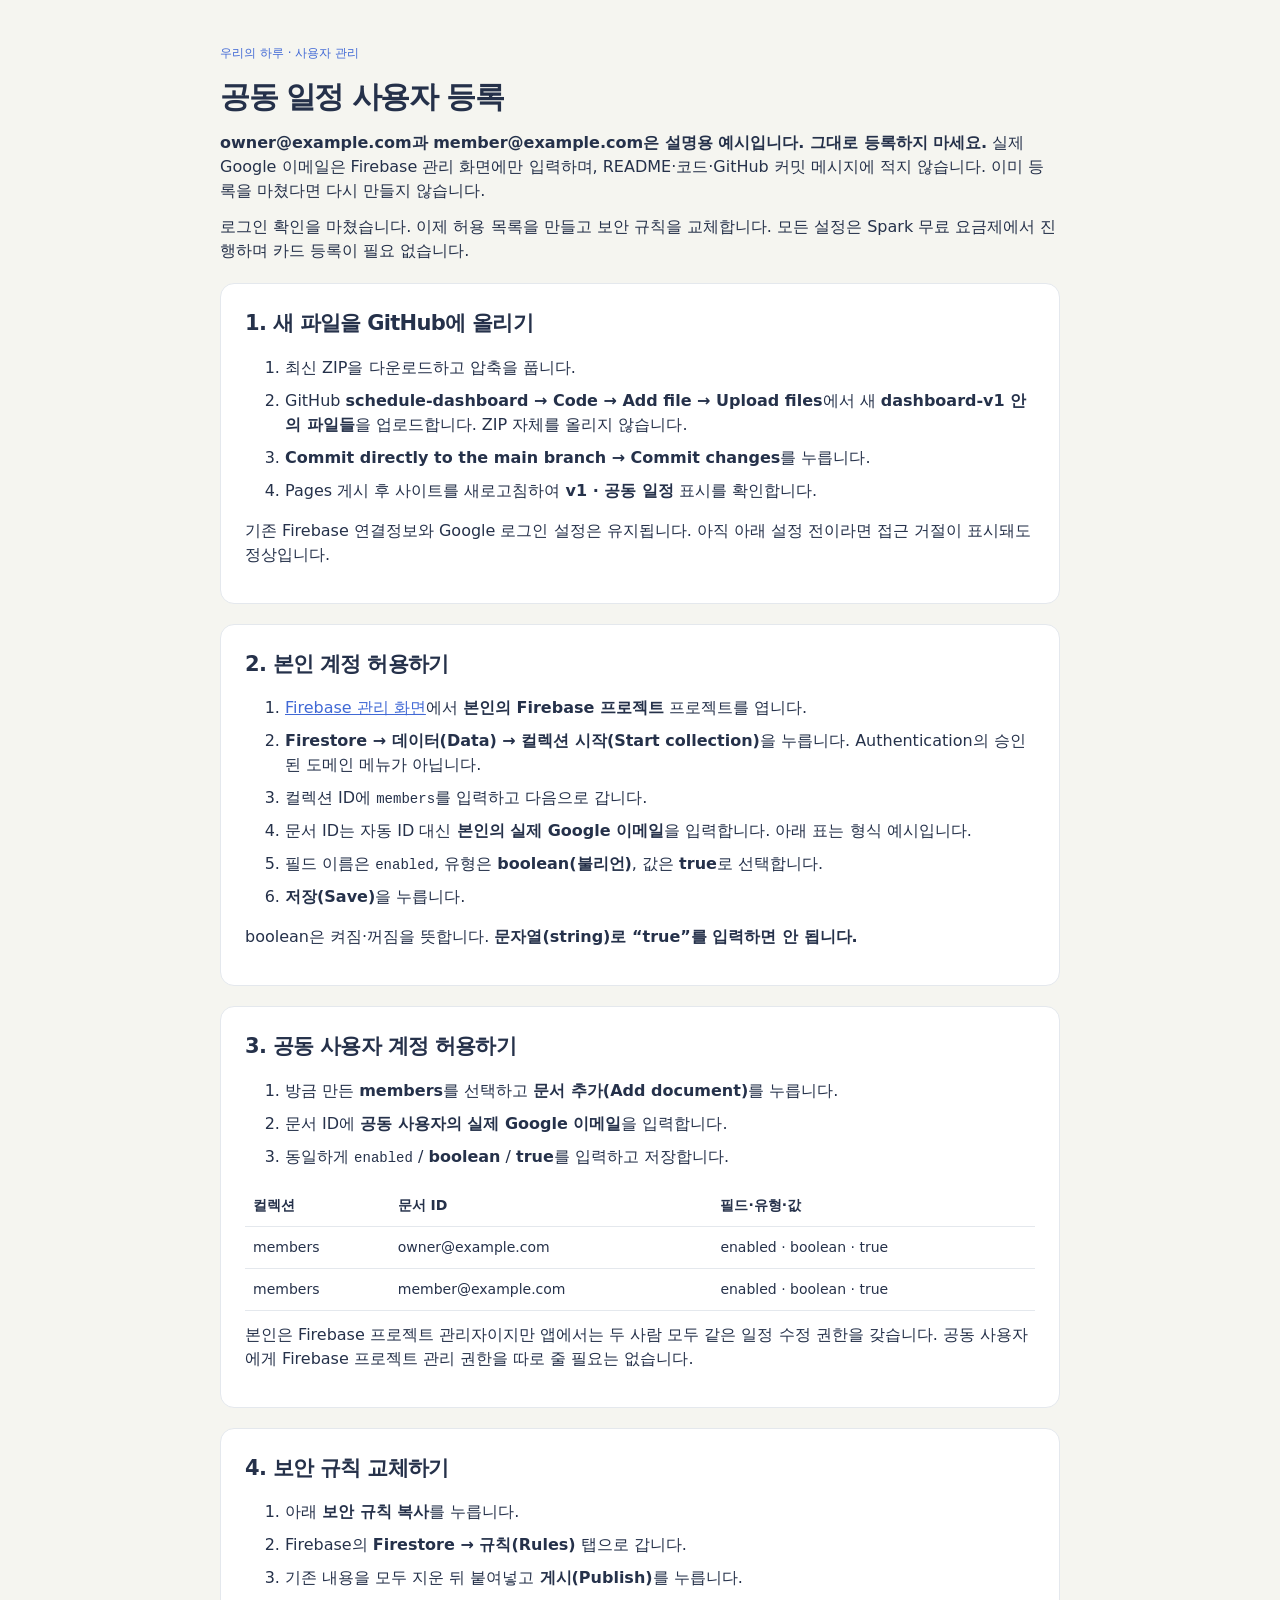
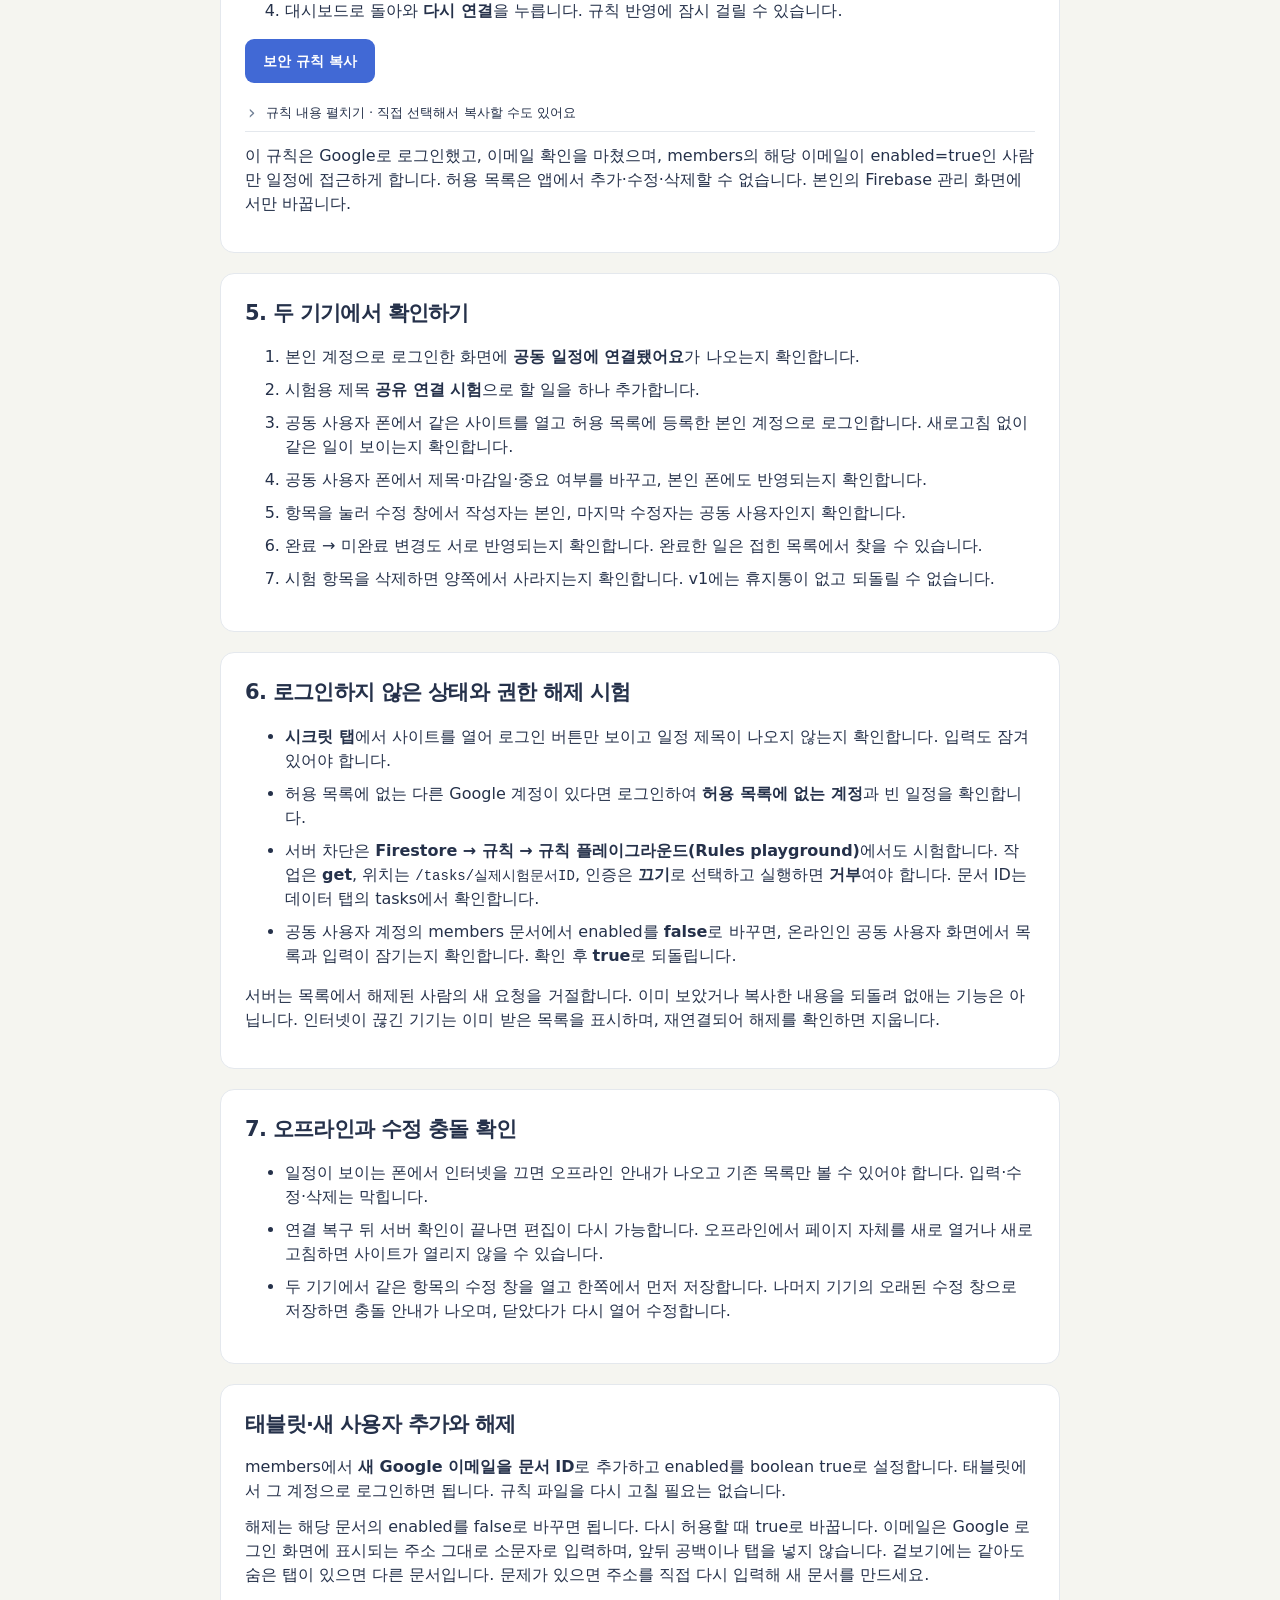
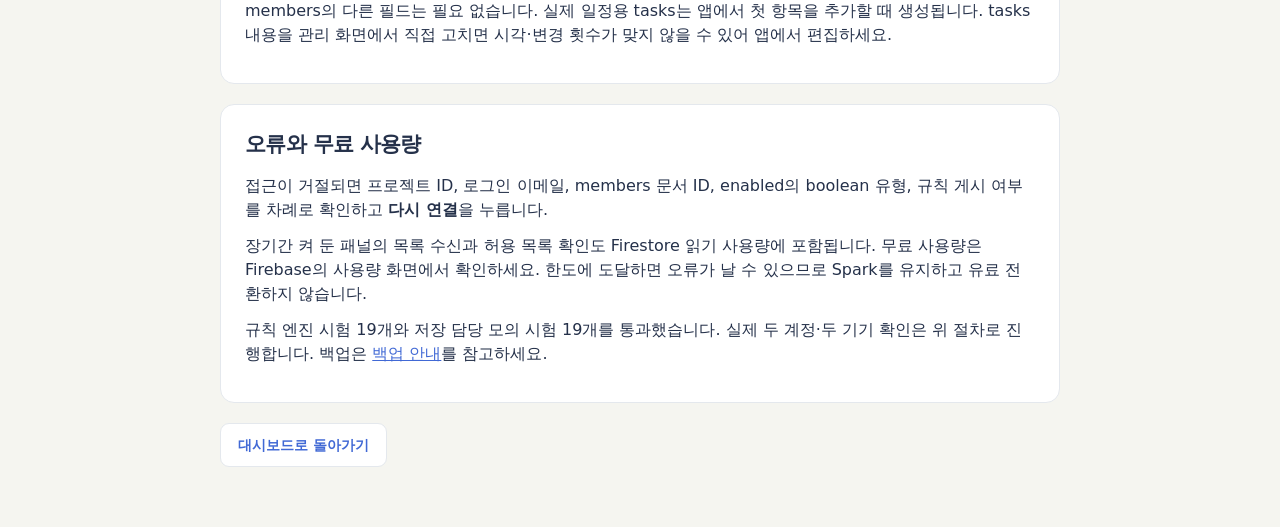
<file: SETUP_ACCESS.html>
<!doctype html>
<!-- v1: 허용 목록과 규칙 게시를 폰에서 진행하는 안내입니다. -->
<html lang="ko"><head><meta charset="utf-8"><meta name="viewport" content="width=device-width, initial-scale=1">
<title>공동 일정 사용 설정 · 우리의 하루</title><link rel="stylesheet" href="styles.css?v=6"><link rel="icon" href="data:,"></head>
<body><main class="setup-page"><p class="eyebrow">우리의 하루 · 사용자 관리</p><h1>공동 일정 사용자 등록</h1><p><strong>owner@example.com과 member@example.com은 설명용 예시입니다. 그대로 등록하지 마세요.</strong> 실제 Google 이메일은 Firebase 관리 화면에만 입력하며, README·코드·GitHub 커밋 메시지에 적지 않습니다. 이미 등록을 마쳤다면 다시 만들지 않습니다.</p>
<p>로그인 확인을 마쳤습니다. 이제 허용 목록을 만들고 보안 규칙을 교체합니다. 모든 설정은 Spark 무료 요금제에서 진행하며 카드 등록이 필요 없습니다.</p>
<section><h2>1. 새 파일을 GitHub에 올리기</h2><ol>
<li>최신 ZIP을 다운로드하고 압축을 풉니다.</li>
<li>GitHub <strong>schedule-dashboard → Code → Add file → Upload files</strong>에서 새 <strong>dashboard-v1 안의 파일들</strong>을 업로드합니다. ZIP 자체를 올리지 않습니다.</li>
<li><strong>Commit directly to the main branch → Commit changes</strong>를 누릅니다.</li>
<li>Pages 게시 후 사이트를 새로고침하여 <strong>v1 · 공동 일정</strong> 표시를 확인합니다.</li>
</ol><p>기존 Firebase 연결정보와 Google 로그인 설정은 유지됩니다. 아직 아래 설정 전이라면 접근 거절이 표시돼도 정상입니다.</p></section>
<section><h2>2. 본인 계정 허용하기</h2><ol>
<li><a href="https://console.firebase.google.com/" target="_blank" rel="noopener">Firebase 관리 화면</a>에서 <strong>본인의 Firebase 프로젝트</strong> 프로젝트를 엽니다.</li>
<li><strong>Firestore → 데이터(Data) → 컬렉션 시작(Start collection)</strong>을 누릅니다. Authentication의 승인된 도메인 메뉴가 아닙니다.</li>
<li>컬렉션 ID에 <code>members</code>를 입력하고 다음으로 갑니다.</li>
<li>문서 ID는 자동 ID 대신 <strong>본인의 실제 Google 이메일</strong>을 입력합니다. 아래 표는 형식 예시입니다.</li>
<li>필드 이름은 <code>enabled</code>, 유형은 <strong>boolean(불리언)</strong>, 값은 <strong>true</strong>로 선택합니다.</li>
<li><strong>저장(Save)</strong>을 누릅니다.</li>
</ol><p>boolean은 켜짐·꺼짐을 뜻합니다. <strong>문자열(string)로 “true”를 입력하면 안 됩니다.</strong></p></section>
<section><h2>3. 공동 사용자 계정 허용하기</h2><ol>
<li>방금 만든 <strong>members</strong>를 선택하고 <strong>문서 추가(Add document)</strong>를 누릅니다.</li>
<li>문서 ID에 <strong>공동 사용자의 실제 Google 이메일</strong>을 입력합니다.</li>
<li>동일하게 <code>enabled</code> / <strong>boolean</strong> / <strong>true</strong>를 입력하고 저장합니다.</li>
</ol><table><thead><tr><th>컬렉션</th><th>문서 ID</th><th>필드·유형·값</th></tr></thead><tbody>
<tr><td>members</td><td>owner@example.com</td><td>enabled · boolean · true</td></tr>
<tr><td>members</td><td>member@example.com</td><td>enabled · boolean · true</td></tr>
</tbody></table><p>본인은 Firebase 프로젝트 관리자이지만 앱에서는 두 사람 모두 같은 일정 수정 권한을 갖습니다. 공동 사용자에게 Firebase 프로젝트 관리 권한을 따로 줄 필요는 없습니다.</p></section>
<section><h2>4. 보안 규칙 교체하기</h2><ol>
<li>아래 <strong>보안 규칙 복사</strong>를 누릅니다.</li>
<li>Firebase의 <strong>Firestore → 규칙(Rules)</strong> 탭으로 갑니다.</li>
<li>기존 내용을 모두 지운 뒤 붙여넣고 <strong>게시(Publish)</strong>를 누릅니다.</li>
<li>대시보드로 돌아와 <strong>다시 연결</strong>을 누릅니다. 규칙 반영에 잠시 걸릴 수 있습니다.</li>
</ol><button id="copy-rules" type="button" class="button primary">보안 규칙 복사</button><p id="copy-result" role="status"></p>
<details><summary>규칙 내용 펼치기 · 직접 선택해서 복사할 수도 있어요</summary><pre><code id="rules-text">// 허용 목록 변경은 Firebase 관리 화면에서만 합니다. 앱은 자기 등록 여부만 읽습니다.
rules_version = &#x27;2&#x27;;
service cloud.firestore {
  match /databases/{database}/documents {
    function googleUser() {
      return request.auth != null
        &amp;&amp; request.auth.token.email is string
        &amp;&amp; request.auth.token.email_verified == true
        &amp;&amp; request.auth.token.firebase.sign_in_provider == &#x27;google.com&#x27;;
    }
    function allowed() {
      return googleUser()
        &amp;&amp; get(/databases/$(database)/documents/members/$(request.auth.token.email.lower())).data.enabled == true;
    }
    function actor(value) {
      return value is map &amp;&amp; value.keys().hasOnly([&#x27;id&#x27;, &#x27;name&#x27;, &#x27;email&#x27;])
        &amp;&amp; value.id == request.auth.uid &amp;&amp; value.email == request.auth.token.email
        &amp;&amp; value.name is string &amp;&amp; value.name.size() &gt; 0 &amp;&amp; value.name.size() &lt;= 200;
    }
    // 시작일 없는 기존 문서는 종료일 하루 일정으로 계속 허용합니다.
    function dates(data) {
      let start = data.get(&#x27;startDate&#x27;, data.dueDate);
      return (start == null &amp;&amp; data.dueDate == null) ||
        (start is string &amp;&amp; data.dueDate is string &amp;&amp; start &lt;= data.dueDate
        &amp;&amp; start.matches(&#x27;^[0-9]{4}-(0[1-9]|1[0-2])-(0[1-9]|[12][0-9]|3[01])$&#x27;));
    }
    // 새 필드가 없는 기존 자료는 종일·공동 일정으로 허용합니다.
    function options(data) {
      let assignee = data.get(&#x27;assigneeEmail&#x27;, null);
      let allDay = data.get(&#x27;allDay&#x27;, true);
      let start = data.get(&#x27;startDate&#x27;, data.dueDate);
      let first = data.get(&#x27;startTime&#x27;, null);
      let last = data.get(&#x27;endTime&#x27;, null);
      return data.get(&#x27;checklist&#x27;, false) is bool &amp;&amp; (assignee == null || (assignee is string &amp;&amp; assignee.size() &lt;= 254 &amp;&amp; assignee.matches(&#x27;^[^ @]+@[^ @]+[.][^ @]+$&#x27;)))
        &amp;&amp; (data.get(&#x27;scope&#x27;, &#x27;shared&#x27;) == &#x27;private&#x27; || assignee == null)
        &amp;&amp; allDay is bool &amp;&amp; data.get(&#x27;scope&#x27;, &#x27;shared&#x27;) in [&#x27;shared&#x27;, &#x27;private&#x27;]
        &amp;&amp; (allDay ? (first == null &amp;&amp; last == null) :
          (start is string &amp;&amp; data.dueDate is string &amp;&amp; first is string
          &amp;&amp; first.matches(&#x27;^([01][0-9]|2[0-3]):[0-5][0-9]$&#x27;)
          &amp;&amp; (last == null || (last is string &amp;&amp; last.matches(&#x27;^([01][0-9]|2[0-3]):[0-5][0-9]$&#x27;)
          &amp;&amp; (start &lt; data.dueDate || (start == data.dueDate &amp;&amp; first &lt; last))))));
    }
    function content(data) {
      return options(data) &amp;&amp; dates(data) &amp;&amp; data.title is string &amp;&amp; data.title.size() &gt; 0 &amp;&amp; data.title.size() &lt;= 120
        &amp;&amp; (data.dueDate == null || (data.dueDate is string
          &amp;&amp; data.dueDate.matches(&#x27;^[0-9]{4}-(0[1-9]|1[0-2])-(0[1-9]|[12][0-9]|3[01])$&#x27;)))
        &amp;&amp; data.important is bool &amp;&amp; data.completed is bool
        &amp;&amp; data.revision is int &amp;&amp; data.revision &gt; 0
        &amp;&amp; data.updatedAt == request.time &amp;&amp; actor(data.updatedBy);
    }
    // 백업 원본의 작성 정보는 사용자 파일의 기록이며, 복구 실행자는 별도로 검증합니다.
    function oldPerson(value) {
      return value is map &amp;&amp; value.id is string &amp;&amp; value.name is string &amp;&amp; value.email is string;
    }
    function oldTime(value) { return value == null || value is timestamp; }
    function restored(data) {
      return (data.get(&#x27;deletedAt&#x27;, null) == null ||
        (data.deletedAt is timestamp &amp;&amp; data.deletedAt &lt;= request.time &amp;&amp; oldPerson(data.deletedBy)))
        &amp;&amp; options(data) &amp;&amp; dates(data) &amp;&amp; data.restoredAt == request.time &amp;&amp; actor(data.restoredBy)
        &amp;&amp; data.title is string &amp;&amp; data.title.size() &gt; 0 &amp;&amp; data.title.size() &lt;= 120
        &amp;&amp; (data.dueDate == null || (data.dueDate is string
          &amp;&amp; data.dueDate.matches(&#x27;^[0-9]{4}-(0[1-9]|1[0-2])-(0[1-9]|[12][0-9]|3[01])$&#x27;)))
        &amp;&amp; data.important is bool &amp;&amp; data.completed is bool
        &amp;&amp; data.revision is int &amp;&amp; data.revision &gt;= 0 &amp;&amp; data.schemaVersion == 1
        &amp;&amp; oldTime(data.createdAt) &amp;&amp; oldTime(data.updatedAt) &amp;&amp; oldTime(data.completedAt)
        &amp;&amp; (data.completed || data.completedAt == null)
        &amp;&amp; oldPerson(data.createdBy) &amp;&amp; oldPerson(data.updatedBy);
    }
    // 계정 목록은 공개하지 않습니다. 미등록 사용자도 자기 등록 여부만 확인할 수 있습니다.
    match /members/{email} {
      allow get: if googleUser() &amp;&amp; email == request.auth.token.email.lower();
      allow list, write: if false;
    }
    // 색상 설정은 허용된 사람만 읽으며 Firebase 관리 화면에서만 수정합니다.
    match /settings/appearance { allow get: if allowed(); allow list, write: if false; }
    match /tasks/{taskId} {
      allow read: if allowed();
      allow create: if allowed() &amp;&amp; content(request.resource.data)
        &amp;&amp; request.resource.data.keys().hasOnly([&#x27;title&#x27;, &#x27;dueDate&#x27;, &#x27;startDate&#x27;, &#x27;allDay&#x27;, &#x27;startTime&#x27;, &#x27;endTime&#x27;, &#x27;scope&#x27;, &#x27;assigneeEmail&#x27;, &#x27;checklist&#x27;, &#x27;important&#x27;, &#x27;completed&#x27;,
          &#x27;completedAt&#x27;, &#x27;createdAt&#x27;, &#x27;createdBy&#x27;, &#x27;updatedAt&#x27;, &#x27;updatedBy&#x27;, &#x27;schemaVersion&#x27;, &#x27;revision&#x27;])
        &amp;&amp; request.resource.data.schemaVersion == 1 &amp;&amp; request.resource.data.revision == 1
        &amp;&amp; request.resource.data.createdAt == request.time &amp;&amp; actor(request.resource.data.createdBy)
        &amp;&amp; request.resource.data.completedAt == (request.resource.data.completed ? request.time : null);
      allow create: if allowed() &amp;&amp; restored(request.resource.data);
      // 작성자·작성 시각 및 나중에 추가한 필드는 그대로 보존합니다.
      allow update: if allowed() &amp;&amp; resource.data.get(&#x27;deletedAt&#x27;, null) == null
        &amp;&amp; request.resource.data.get(&#x27;deletedAt&#x27;, null) == null &amp;&amp; content(request.resource.data)
        &amp;&amp; request.resource.data.diff(resource.data).affectedKeys().hasOnly([
          &#x27;title&#x27;, &#x27;dueDate&#x27;, &#x27;startDate&#x27;, &#x27;allDay&#x27;, &#x27;startTime&#x27;, &#x27;endTime&#x27;, &#x27;scope&#x27;, &#x27;assigneeEmail&#x27;, &#x27;checklist&#x27;, &#x27;important&#x27;, &#x27;completed&#x27;, &#x27;completedAt&#x27;, &#x27;updatedAt&#x27;, &#x27;updatedBy&#x27;, &#x27;revision&#x27;])
        &amp;&amp; request.resource.data.revision == resource.data.get(&#x27;revision&#x27;, 0) + 1
        &amp;&amp; request.resource.data.completedAt == (request.resource.data.completed
          ? (resource.data.get(&#x27;completed&#x27;, false) &amp;&amp; resource.data.get(&#x27;completedAt&#x27;, null) != null
              ? resource.data.completedAt : request.time) : null);
      // 휴지통에서는 원래 일정 내용·작성 기록을 바꿀 수 없습니다.
      allow update: if allowed()
        &amp;&amp; request.resource.data.diff(resource.data).affectedKeys().hasOnly([&#x27;deletedAt&#x27;, &#x27;deletedBy&#x27;, &#x27;revision&#x27;, &#x27;updatedAt&#x27;, &#x27;updatedBy&#x27;])
        &amp;&amp; request.resource.data.revision == resource.data.get(&#x27;revision&#x27;, 0) + 1
        &amp;&amp; request.resource.data.updatedAt == request.time &amp;&amp; actor(request.resource.data.updatedBy)
        &amp;&amp; ((resource.data.get(&#x27;deletedAt&#x27;, null) == null &amp;&amp; request.resource.data.deletedAt == request.time &amp;&amp; actor(request.resource.data.deletedBy))
          || (resource.data.get(&#x27;deletedAt&#x27;, null) is timestamp
            &amp;&amp; request.time &lt; resource.data.deletedAt + duration.value(30, &#x27;d&#x27;)
            &amp;&amp; request.resource.data.deletedAt == null &amp;&amp; request.resource.data.deletedBy == null));
      // 수동 영구 삭제를 허용하되 정상 일정의 직접 삭제는 금지합니다.
      allow delete: if allowed() &amp;&amp; resource.data.get(&#x27;deletedAt&#x27;, null) is timestamp;
    }
    // 위에 명시하지 않은 위치(진단·하위 문서 포함)는 모두 차단합니다.
    match /{document=**} { allow read, write: if false; }
  }
}
</code></pre></details>
<p>이 규칙은 Google로 로그인했고, 이메일 확인을 마쳤으며, members의 해당 이메일이 enabled=true인 사람만 일정에 접근하게 합니다. 허용 목록은 앱에서 추가·수정·삭제할 수 없습니다. 본인의 Firebase 관리 화면에서만 바꿉니다.</p></section>
<section><h2>5. 두 기기에서 확인하기</h2><ol>
<li>본인 계정으로 로그인한 화면에 <strong>공동 일정에 연결됐어요</strong>가 나오는지 확인합니다.</li>
<li>시험용 제목 <strong>공유 연결 시험</strong>으로 할 일을 하나 추가합니다.</li>
<li>공동 사용자 폰에서 같은 사이트를 열고 허용 목록에 등록한 본인 계정으로 로그인합니다. 새로고침 없이 같은 일이 보이는지 확인합니다.</li>
<li>공동 사용자 폰에서 제목·마감일·중요 여부를 바꾸고, 본인 폰에도 반영되는지 확인합니다.</li>
<li>항목을 눌러 수정 창에서 작성자는 본인, 마지막 수정자는 공동 사용자인지 확인합니다.</li>
<li>완료 → 미완료 변경도 서로 반영되는지 확인합니다. 완료한 일은 접힌 목록에서 찾을 수 있습니다.</li>
<li>시험 항목을 삭제하면 양쪽에서 사라지는지 확인합니다. v1에는 휴지통이 없고 되돌릴 수 없습니다.</li>
</ol></section>
<section><h2>6. 로그인하지 않은 상태와 권한 해제 시험</h2><ul>
<li><strong>시크릿 탭</strong>에서 사이트를 열어 로그인 버튼만 보이고 일정 제목이 나오지 않는지 확인합니다. 입력도 잠겨 있어야 합니다.</li>
<li>허용 목록에 없는 다른 Google 계정이 있다면 로그인하여 <strong>허용 목록에 없는 계정</strong>과 빈 일정을 확인합니다.</li>
<li>서버 차단은 <strong>Firestore → 규칙 → 규칙 플레이그라운드(Rules playground)</strong>에서도 시험합니다. 작업은 <strong>get</strong>, 위치는 <code>/tasks/실제시험문서ID</code>, 인증은 <strong>끄기</strong>로 선택하고 실행하면 <strong>거부</strong>여야 합니다. 문서 ID는 데이터 탭의 tasks에서 확인합니다.</li>
<li>공동 사용자 계정의 members 문서에서 enabled를 <strong>false</strong>로 바꾸면, 온라인인 공동 사용자 화면에서 목록과 입력이 잠기는지 확인합니다. 확인 후 <strong>true</strong>로 되돌립니다.</li>
</ul><p>서버는 목록에서 해제된 사람의 새 요청을 거절합니다. 이미 보았거나 복사한 내용을 되돌려 없애는 기능은 아닙니다. 인터넷이 끊긴 기기는 이미 받은 목록을 표시하며, 재연결되어 해제를 확인하면 지웁니다.</p></section>
<section><h2>7. 오프라인과 수정 충돌 확인</h2><ul>
<li>일정이 보이는 폰에서 인터넷을 끄면 오프라인 안내가 나오고 기존 목록만 볼 수 있어야 합니다. 입력·수정·삭제는 막힙니다.</li>
<li>연결 복구 뒤 서버 확인이 끝나면 편집이 다시 가능합니다. 오프라인에서 페이지 자체를 새로 열거나 새로고침하면 사이트가 열리지 않을 수 있습니다.</li>
<li>두 기기에서 같은 항목의 수정 창을 열고 한쪽에서 먼저 저장합니다. 나머지 기기의 오래된 수정 창으로 저장하면 충돌 안내가 나오며, 닫았다가 다시 열어 수정합니다.</li>
</ul></section>
<section><h2>태블릿·새 사용자 추가와 해제</h2><p>members에서 <strong>새 Google 이메일을 문서 ID</strong>로 추가하고 enabled를 boolean true로 설정합니다. 태블릿에서 그 계정으로 로그인하면 됩니다. 규칙 파일을 다시 고칠 필요는 없습니다.</p>
<p>해제는 해당 문서의 enabled를 false로 바꾸면 됩니다. 다시 허용할 때 true로 바꿉니다. 이메일은 Google 로그인 화면에 표시되는 주소 그대로 소문자로 입력하며, 앞뒤 공백이나 탭을 넣지 않습니다. 겉보기에는 같아도 숨은 탭이 있으면 다른 문서입니다. 문제가 있으면 주소를 직접 다시 입력해 새 문서를 만드세요.</p>
<p>members의 다른 필드는 필요 없습니다. 실제 일정용 tasks는 앱에서 첫 항목을 추가할 때 생성됩니다. tasks 내용을 관리 화면에서 직접 고치면 시각·변경 횟수가 맞지 않을 수 있어 앱에서 편집하세요.</p></section>
<section><h2>오류와 무료 사용량</h2><p>접근이 거절되면 프로젝트 ID, 로그인 이메일, members 문서 ID, enabled의 boolean 유형, 규칙 게시 여부를 차례로 확인하고 <strong>다시 연결</strong>을 누릅니다.</p>
<p>장기간 켜 둔 패널의 목록 수신과 허용 목록 확인도 Firestore 읽기 사용량에 포함됩니다. 무료 사용량은 Firebase의 사용량 화면에서 확인하세요. 한도에 도달하면 오류가 날 수 있으므로 Spark를 유지하고 유료 전환하지 않습니다.</p>
<p>규칙 엔진 시험 19개와 저장 담당 모의 시험 19개를 통과했습니다. 실제 두 계정·두 기기 확인은 위 절차로 진행합니다. 백업은 <a href="SETUP_BACKUP.html">백업 안내</a>를 참고하세요.</p></section>
<a href="index.html" class="button subtle">대시보드로 돌아가기</a>
</main><script>
// 폰에서 파일을 찾지 않고 규칙을 복사합니다. 실패 시 직접 선택할 수 있게 펼칩니다.
document.getElementById('copy-rules').addEventListener('click', async () => {
  const source = document.getElementById('rules-text');
  try {
    await navigator.clipboard.writeText(source.textContent);
    document.getElementById('copy-result').textContent = '복사했어요. Firebase 규칙 탭에 붙여넣고 게시하세요.';
  } catch {
    source.closest('details').open = true;
    document.getElementById('copy-result').textContent = '자동 복사가 안 됩니다. 아래 규칙 내용을 길게 눌러 전체 선택 후 복사해주세요.';
  }
});
</script></body></html>
</file>
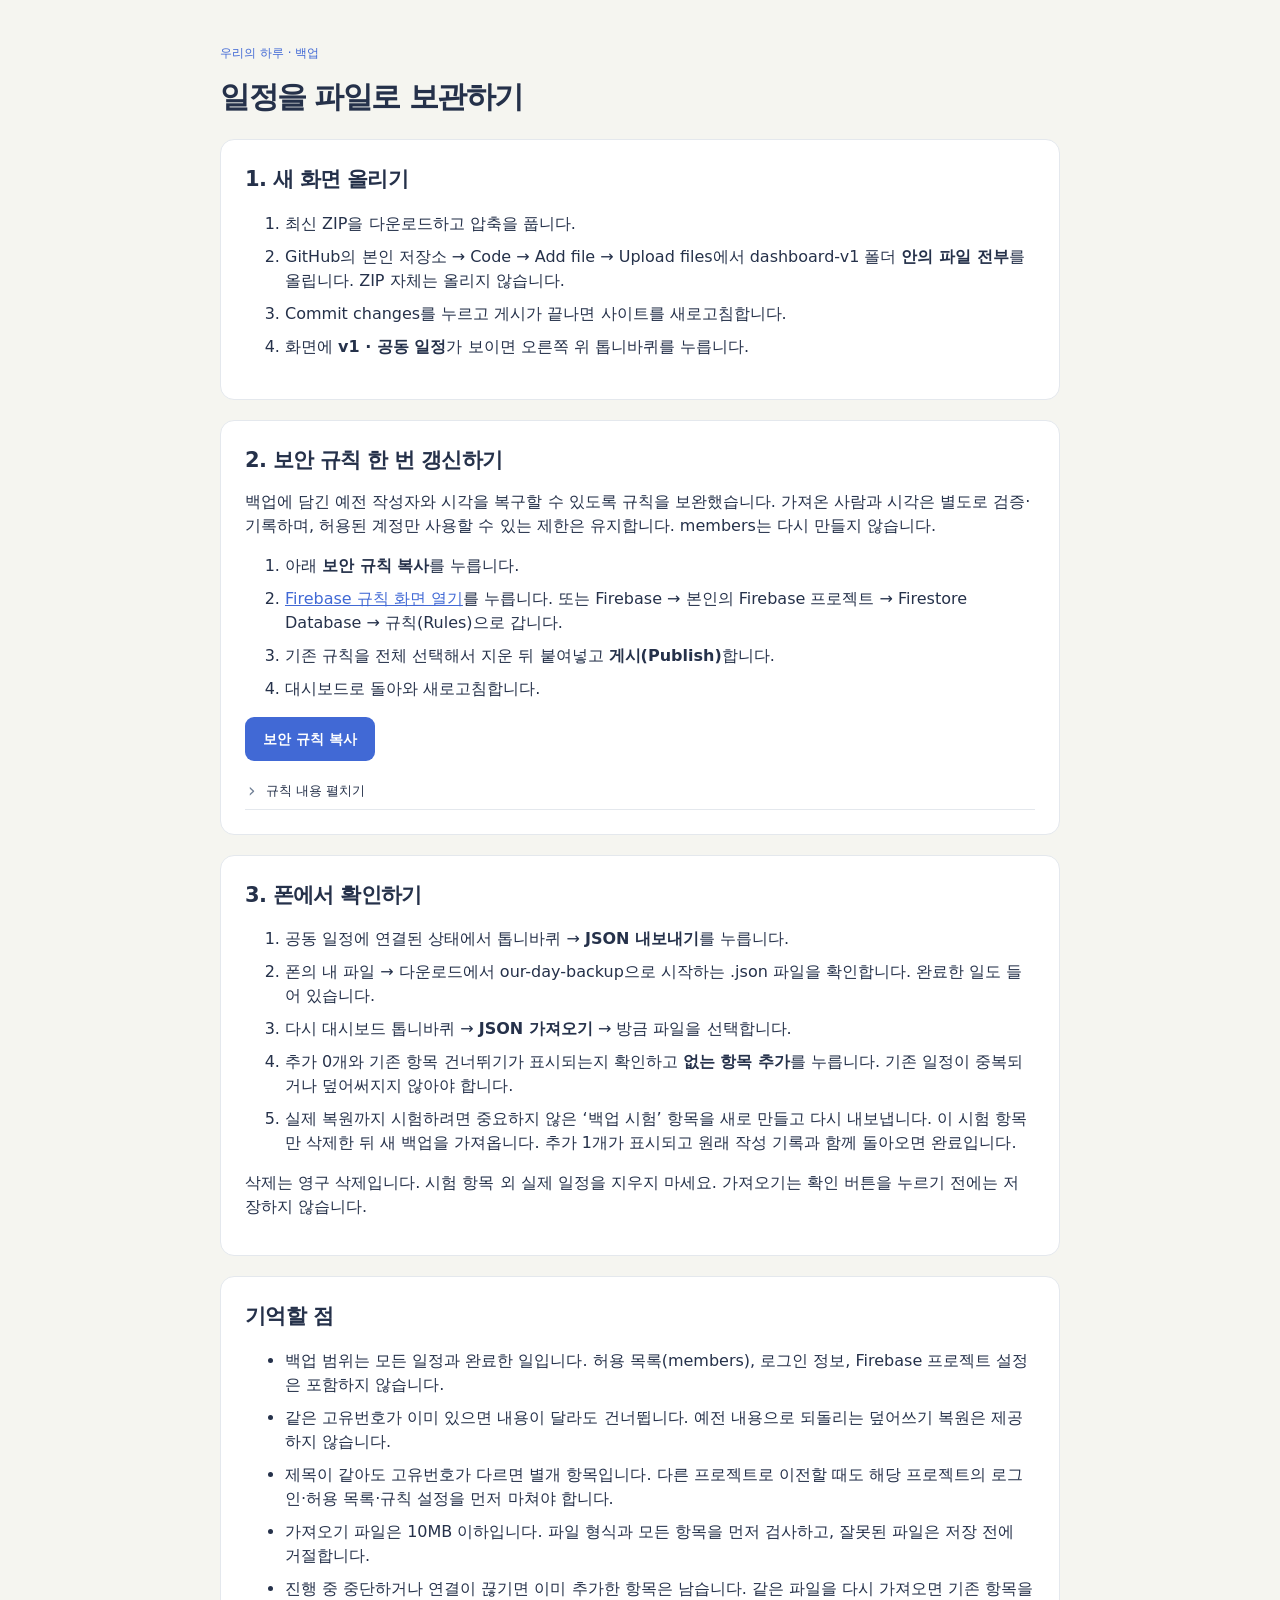
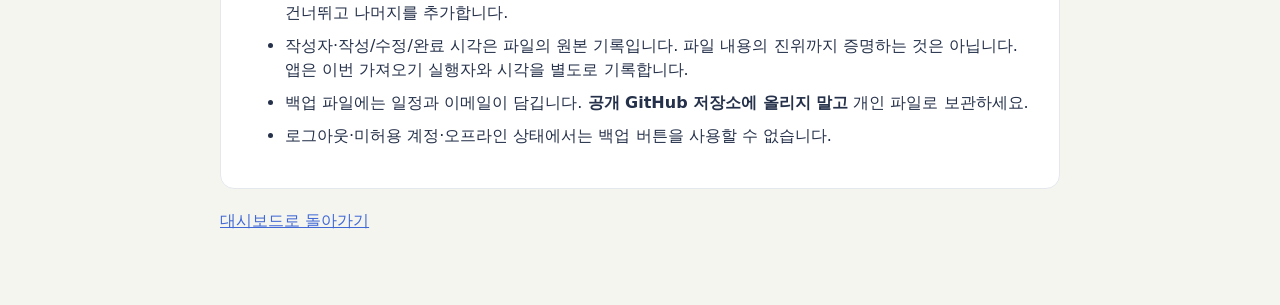
<file: SETUP_BACKUP.html>
<!doctype html>
<!-- v1: 폰에서 백업 설정과 확인을 진행하는 안내입니다. -->
<html lang="ko"><head><meta charset="utf-8"><meta name="viewport" content="width=device-width, initial-scale=1"><title>백업과 복구 · 우리의 하루</title><link rel="stylesheet" href="styles.css?v=6"><link rel="icon" href="data:,"></head>
<body><main class="setup-page"><p class="eyebrow">우리의 하루 · 백업</p><h1>일정을 파일로 보관하기</h1>
<section><h2>1. 새 화면 올리기</h2><ol><li>최신 ZIP을 다운로드하고 압축을 풉니다.</li><li>GitHub의 본인 저장소 → Code → Add file → Upload files에서 dashboard-v1 폴더 <strong>안의 파일 전부</strong>를 올립니다. ZIP 자체는 올리지 않습니다.</li><li>Commit changes를 누르고 게시가 끝나면 사이트를 새로고침합니다.</li><li>화면에 <strong>v1 · 공동 일정</strong>가 보이면 오른쪽 위 톱니바퀴를 누릅니다.</li></ol></section>
<section><h2>2. 보안 규칙 한 번 갱신하기</h2><p>백업에 담긴 예전 작성자와 시각을 복구할 수 있도록 규칙을 보완했습니다. 가져온 사람과 시각은 별도로 검증·기록하며, 허용된 계정만 사용할 수 있는 제한은 유지합니다. members는 다시 만들지 않습니다.</p><ol><li>아래 <strong>보안 규칙 복사</strong>를 누릅니다.</li><li><a href="https://console.firebase.google.com/" target="_blank" rel="noopener">Firebase 규칙 화면 열기</a>를 누릅니다. 또는 Firebase → 본인의 Firebase 프로젝트 → Firestore Database → 규칙(Rules)으로 갑니다.</li><li>기존 규칙을 전체 선택해서 지운 뒤 붙여넣고 <strong>게시(Publish)</strong>합니다.</li><li>대시보드로 돌아와 새로고침합니다.</li></ol><button class="button primary" id="copy-rules">보안 규칙 복사</button><p id="copy-result" role="status"></p><details><summary>규칙 내용 펼치기</summary><pre><code id="rules-text">// 허용 목록 변경은 Firebase 관리 화면에서만 합니다. 앱은 자기 등록 여부만 읽습니다.
rules_version = &#x27;2&#x27;;
service cloud.firestore {
  match /databases/{database}/documents {
    function googleUser() {
      return request.auth != null
        &amp;&amp; request.auth.token.email is string
        &amp;&amp; request.auth.token.email_verified == true
        &amp;&amp; request.auth.token.firebase.sign_in_provider == &#x27;google.com&#x27;;
    }
    function allowed() {
      return googleUser()
        &amp;&amp; get(/databases/$(database)/documents/members/$(request.auth.token.email.lower())).data.enabled == true;
    }
    function actor(value) {
      return value is map &amp;&amp; value.keys().hasOnly([&#x27;id&#x27;, &#x27;name&#x27;, &#x27;email&#x27;])
        &amp;&amp; value.id == request.auth.uid &amp;&amp; value.email == request.auth.token.email
        &amp;&amp; value.name is string &amp;&amp; value.name.size() &gt; 0 &amp;&amp; value.name.size() &lt;= 200;
    }
    // 시작일 없는 기존 문서는 종료일 하루 일정으로 계속 허용합니다.
    function dates(data) {
      let start = data.get(&#x27;startDate&#x27;, data.dueDate);
      return (start == null &amp;&amp; data.dueDate == null) ||
        (start is string &amp;&amp; data.dueDate is string &amp;&amp; start &lt;= data.dueDate
        &amp;&amp; start.matches(&#x27;^[0-9]{4}-(0[1-9]|1[0-2])-(0[1-9]|[12][0-9]|3[01])$&#x27;));
    }
    // 새 필드가 없는 기존 자료는 종일·공동 일정으로 허용합니다.
    function options(data) {
      let assignee = data.get(&#x27;assigneeEmail&#x27;, null);
      let allDay = data.get(&#x27;allDay&#x27;, true);
      let start = data.get(&#x27;startDate&#x27;, data.dueDate);
      let first = data.get(&#x27;startTime&#x27;, null);
      let last = data.get(&#x27;endTime&#x27;, null);
      return data.get(&#x27;checklist&#x27;, false) is bool &amp;&amp; (assignee == null || (assignee is string &amp;&amp; assignee.size() &lt;= 254 &amp;&amp; assignee.matches(&#x27;^[^ @]+@[^ @]+[.][^ @]+$&#x27;)))
        &amp;&amp; (data.get(&#x27;scope&#x27;, &#x27;shared&#x27;) == &#x27;private&#x27; || assignee == null)
        &amp;&amp; allDay is bool &amp;&amp; data.get(&#x27;scope&#x27;, &#x27;shared&#x27;) in [&#x27;shared&#x27;, &#x27;private&#x27;]
        &amp;&amp; (allDay ? (first == null &amp;&amp; last == null) :
          (start is string &amp;&amp; data.dueDate is string &amp;&amp; first is string
          &amp;&amp; first.matches(&#x27;^([01][0-9]|2[0-3]):[0-5][0-9]$&#x27;)
          &amp;&amp; (last == null || (last is string &amp;&amp; last.matches(&#x27;^([01][0-9]|2[0-3]):[0-5][0-9]$&#x27;)
          &amp;&amp; (start &lt; data.dueDate || (start == data.dueDate &amp;&amp; first &lt; last))))));
    }
    function content(data) {
      return options(data) &amp;&amp; dates(data) &amp;&amp; data.title is string &amp;&amp; data.title.size() &gt; 0 &amp;&amp; data.title.size() &lt;= 120
        &amp;&amp; (data.dueDate == null || (data.dueDate is string
          &amp;&amp; data.dueDate.matches(&#x27;^[0-9]{4}-(0[1-9]|1[0-2])-(0[1-9]|[12][0-9]|3[01])$&#x27;)))
        &amp;&amp; data.important is bool &amp;&amp; data.completed is bool
        &amp;&amp; data.revision is int &amp;&amp; data.revision &gt; 0
        &amp;&amp; data.updatedAt == request.time &amp;&amp; actor(data.updatedBy);
    }
    // 백업 원본의 작성 정보는 사용자 파일의 기록이며, 복구 실행자는 별도로 검증합니다.
    function oldPerson(value) {
      return value is map &amp;&amp; value.id is string &amp;&amp; value.name is string &amp;&amp; value.email is string;
    }
    function oldTime(value) { return value == null || value is timestamp; }
    function restored(data) {
      return (data.get(&#x27;deletedAt&#x27;, null) == null ||
        (data.deletedAt is timestamp &amp;&amp; data.deletedAt &lt;= request.time &amp;&amp; oldPerson(data.deletedBy)))
        &amp;&amp; options(data) &amp;&amp; dates(data) &amp;&amp; data.restoredAt == request.time &amp;&amp; actor(data.restoredBy)
        &amp;&amp; data.title is string &amp;&amp; data.title.size() &gt; 0 &amp;&amp; data.title.size() &lt;= 120
        &amp;&amp; (data.dueDate == null || (data.dueDate is string
          &amp;&amp; data.dueDate.matches(&#x27;^[0-9]{4}-(0[1-9]|1[0-2])-(0[1-9]|[12][0-9]|3[01])$&#x27;)))
        &amp;&amp; data.important is bool &amp;&amp; data.completed is bool
        &amp;&amp; data.revision is int &amp;&amp; data.revision &gt;= 0 &amp;&amp; data.schemaVersion == 1
        &amp;&amp; oldTime(data.createdAt) &amp;&amp; oldTime(data.updatedAt) &amp;&amp; oldTime(data.completedAt)
        &amp;&amp; (data.completed || data.completedAt == null)
        &amp;&amp; oldPerson(data.createdBy) &amp;&amp; oldPerson(data.updatedBy);
    }
    // 계정 목록은 공개하지 않습니다. 미등록 사용자도 자기 등록 여부만 확인할 수 있습니다.
    match /members/{email} {
      allow get: if googleUser() &amp;&amp; email == request.auth.token.email.lower();
      allow list, write: if false;
    }
    // 색상 설정은 허용된 사람만 읽으며 Firebase 관리 화면에서만 수정합니다.
    match /settings/appearance { allow get: if allowed(); allow list, write: if false; }
    match /tasks/{taskId} {
      allow read: if allowed();
      allow create: if allowed() &amp;&amp; content(request.resource.data)
        &amp;&amp; request.resource.data.keys().hasOnly([&#x27;title&#x27;, &#x27;dueDate&#x27;, &#x27;startDate&#x27;, &#x27;allDay&#x27;, &#x27;startTime&#x27;, &#x27;endTime&#x27;, &#x27;scope&#x27;, &#x27;assigneeEmail&#x27;, &#x27;checklist&#x27;, &#x27;important&#x27;, &#x27;completed&#x27;,
          &#x27;completedAt&#x27;, &#x27;createdAt&#x27;, &#x27;createdBy&#x27;, &#x27;updatedAt&#x27;, &#x27;updatedBy&#x27;, &#x27;schemaVersion&#x27;, &#x27;revision&#x27;])
        &amp;&amp; request.resource.data.schemaVersion == 1 &amp;&amp; request.resource.data.revision == 1
        &amp;&amp; request.resource.data.createdAt == request.time &amp;&amp; actor(request.resource.data.createdBy)
        &amp;&amp; request.resource.data.completedAt == (request.resource.data.completed ? request.time : null);
      allow create: if allowed() &amp;&amp; restored(request.resource.data);
      // 작성자·작성 시각 및 나중에 추가한 필드는 그대로 보존합니다.
      allow update: if allowed() &amp;&amp; resource.data.get(&#x27;deletedAt&#x27;, null) == null
        &amp;&amp; request.resource.data.get(&#x27;deletedAt&#x27;, null) == null &amp;&amp; content(request.resource.data)
        &amp;&amp; request.resource.data.diff(resource.data).affectedKeys().hasOnly([
          &#x27;title&#x27;, &#x27;dueDate&#x27;, &#x27;startDate&#x27;, &#x27;allDay&#x27;, &#x27;startTime&#x27;, &#x27;endTime&#x27;, &#x27;scope&#x27;, &#x27;assigneeEmail&#x27;, &#x27;checklist&#x27;, &#x27;important&#x27;, &#x27;completed&#x27;, &#x27;completedAt&#x27;, &#x27;updatedAt&#x27;, &#x27;updatedBy&#x27;, &#x27;revision&#x27;])
        &amp;&amp; request.resource.data.revision == resource.data.get(&#x27;revision&#x27;, 0) + 1
        &amp;&amp; request.resource.data.completedAt == (request.resource.data.completed
          ? (resource.data.get(&#x27;completed&#x27;, false) &amp;&amp; resource.data.get(&#x27;completedAt&#x27;, null) != null
              ? resource.data.completedAt : request.time) : null);
      // 휴지통에서는 원래 일정 내용·작성 기록을 바꿀 수 없습니다.
      allow update: if allowed()
        &amp;&amp; request.resource.data.diff(resource.data).affectedKeys().hasOnly([&#x27;deletedAt&#x27;, &#x27;deletedBy&#x27;, &#x27;revision&#x27;, &#x27;updatedAt&#x27;, &#x27;updatedBy&#x27;])
        &amp;&amp; request.resource.data.revision == resource.data.get(&#x27;revision&#x27;, 0) + 1
        &amp;&amp; request.resource.data.updatedAt == request.time &amp;&amp; actor(request.resource.data.updatedBy)
        &amp;&amp; ((resource.data.get(&#x27;deletedAt&#x27;, null) == null &amp;&amp; request.resource.data.deletedAt == request.time &amp;&amp; actor(request.resource.data.deletedBy))
          || (resource.data.get(&#x27;deletedAt&#x27;, null) is timestamp
            &amp;&amp; request.time &lt; resource.data.deletedAt + duration.value(30, &#x27;d&#x27;)
            &amp;&amp; request.resource.data.deletedAt == null &amp;&amp; request.resource.data.deletedBy == null));
      // 수동 영구 삭제를 허용하되 정상 일정의 직접 삭제는 금지합니다.
      allow delete: if allowed() &amp;&amp; resource.data.get(&#x27;deletedAt&#x27;, null) is timestamp;
    }
    // 위에 명시하지 않은 위치(진단·하위 문서 포함)는 모두 차단합니다.
    match /{document=**} { allow read, write: if false; }
  }
}
</code></pre></details></section>
<section><h2>3. 폰에서 확인하기</h2><ol><li>공동 일정에 연결된 상태에서 톱니바퀴 → <strong>JSON 내보내기</strong>를 누릅니다.</li><li>폰의 내 파일 → 다운로드에서 our-day-backup으로 시작하는 .json 파일을 확인합니다. 완료한 일도 들어 있습니다.</li><li>다시 대시보드 톱니바퀴 → <strong>JSON 가져오기</strong> → 방금 파일을 선택합니다.</li><li>추가 0개와 기존 항목 건너뛰기가 표시되는지 확인하고 <strong>없는 항목 추가</strong>를 누릅니다. 기존 일정이 중복되거나 덮어써지지 않아야 합니다.</li><li>실제 복원까지 시험하려면 중요하지 않은 ‘백업 시험’ 항목을 새로 만들고 다시 내보냅니다. 이 시험 항목만 삭제한 뒤 새 백업을 가져옵니다. 추가 1개가 표시되고 원래 작성 기록과 함께 돌아오면 완료입니다.</li></ol><p>삭제는 영구 삭제입니다. 시험 항목 외 실제 일정을 지우지 마세요. 가져오기는 확인 버튼을 누르기 전에는 저장하지 않습니다.</p></section>
<section><h2>기억할 점</h2><ul><li>백업 범위는 모든 일정과 완료한 일입니다. 허용 목록(members), 로그인 정보, Firebase 프로젝트 설정은 포함하지 않습니다.</li><li>같은 고유번호가 이미 있으면 내용이 달라도 건너뜁니다. 예전 내용으로 되돌리는 덮어쓰기 복원은 제공하지 않습니다.</li><li>제목이 같아도 고유번호가 다르면 별개 항목입니다. 다른 프로젝트로 이전할 때도 해당 프로젝트의 로그인·허용 목록·규칙 설정을 먼저 마쳐야 합니다.</li><li>가져오기 파일은 10MB 이하입니다. 파일 형식과 모든 항목을 먼저 검사하고, 잘못된 파일은 저장 전에 거절합니다.</li><li>진행 중 중단하거나 연결이 끊기면 이미 추가한 항목은 남습니다. 같은 파일을 다시 가져오면 기존 항목을 건너뛰고 나머지를 추가합니다.</li><li>작성자·작성/수정/완료 시각은 파일의 원본 기록입니다. 파일 내용의 진위까지 증명하는 것은 아닙니다. 앱은 이번 가져오기 실행자와 시각을 별도로 기록합니다.</li><li>백업 파일에는 일정과 이메일이 담깁니다. <strong>공개 GitHub 저장소에 올리지 말고</strong> 개인 파일로 보관하세요.</li><li>로그아웃·미허용 계정·오프라인 상태에서는 백업 버튼을 사용할 수 없습니다.</li></ul></section><p><a href="index.html">대시보드로 돌아가기</a></p></main><script>// 폰에서도 규칙을 한 번에 복사합니다.
document.getElementById('copy-rules').onclick=async()=>{try{await navigator.clipboard.writeText(document.getElementById('rules-text').textContent);document.getElementById('copy-result').textContent='복사했어요. Firebase → Firestore → 규칙에서 전체 교체 후 게시하세요.';}catch{document.getElementById('copy-result').textContent='자동 복사가 막혔어요. 아래 규칙을 펼쳐 전체 선택 후 복사해주세요.';}};</script></body></html>
</file>
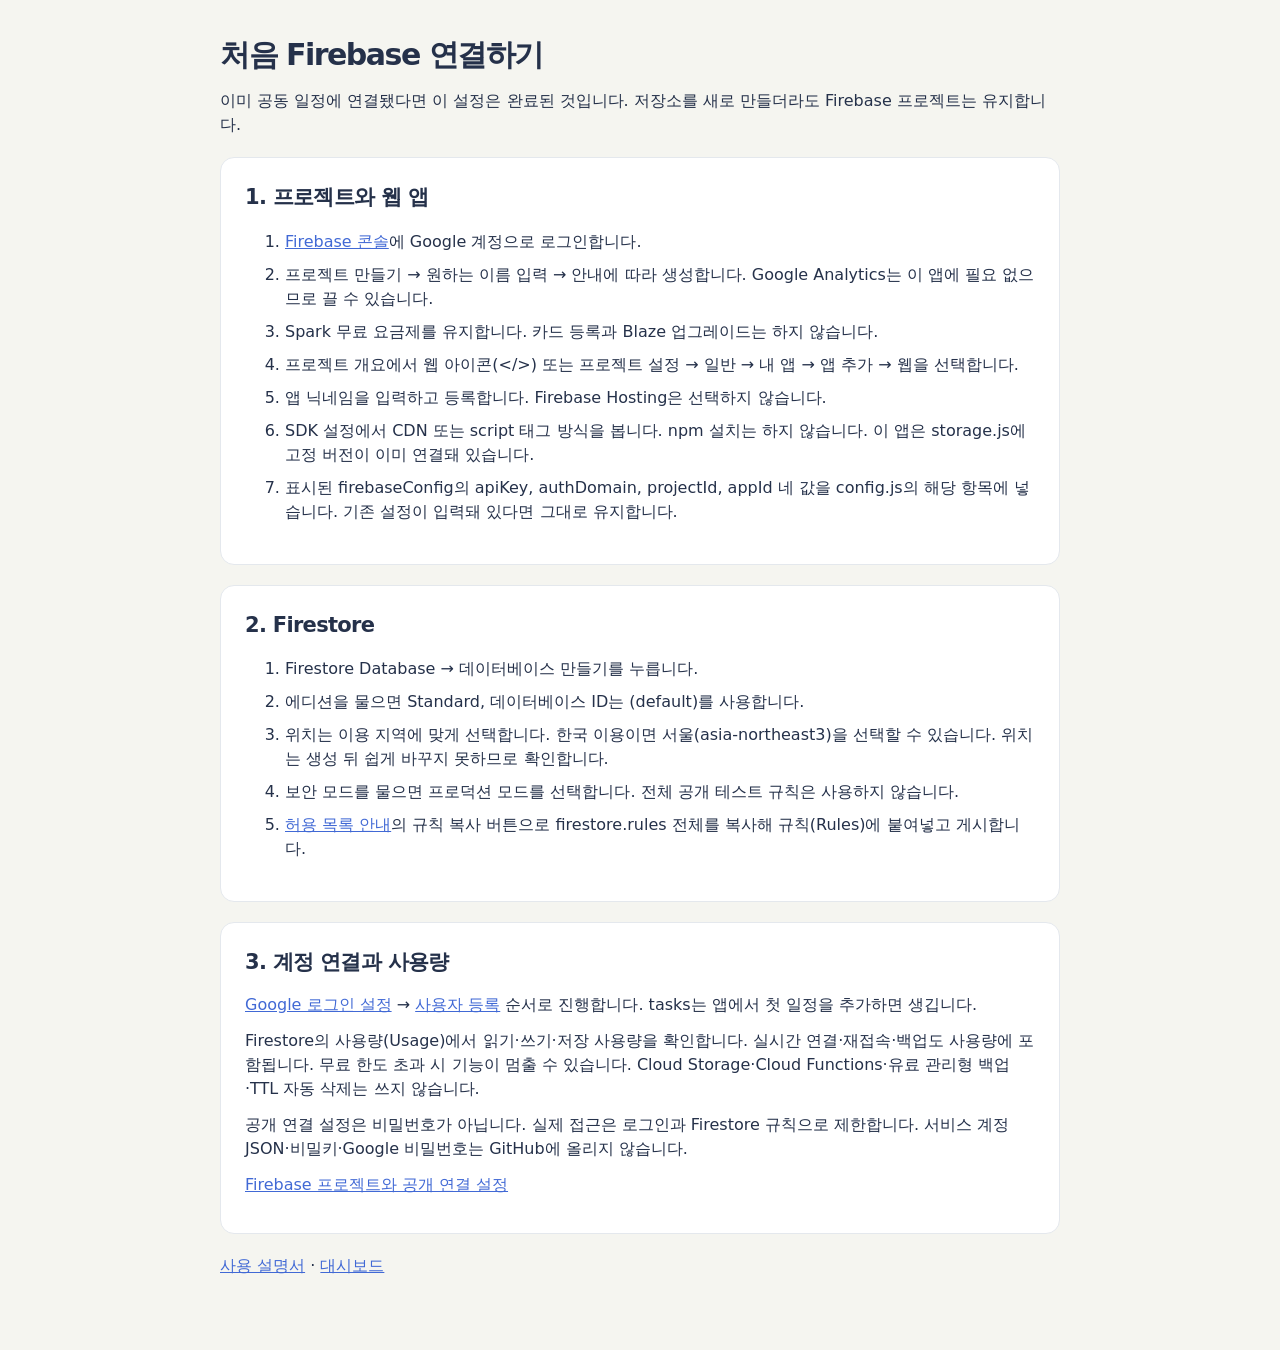
<file: SETUP_FIREBASE.html>
<!doctype html>
<!-- 한국어 사용 안내: 계정 예시는 실제 개인정보가 아닙니다. -->
<html lang="ko"><head><meta charset="utf-8"><meta name="viewport" content="width=device-width, initial-scale=1"><title>처음 Firebase 연결하기 · 우리의 하루</title><link rel="stylesheet" href="styles.css?v=6"><link rel="icon" href="data:,"></head><body><main class="setup-page"><h1>처음 Firebase 연결하기</h1>
<p>이미 공동 일정에 연결됐다면 이 설정은 완료된 것입니다. 저장소를 새로 만들더라도 Firebase 프로젝트는 유지합니다.</p>
<section><h2>1. 프로젝트와 웹 앱</h2><ol><li><a href="https://console.firebase.google.com/">Firebase 콘솔</a>에 Google 계정으로 로그인합니다.</li><li>프로젝트 만들기 → 원하는 이름 입력 → 안내에 따라 생성합니다. Google Analytics는 이 앱에 필요 없으므로 끌 수 있습니다.</li><li>Spark 무료 요금제를 유지합니다. 카드 등록과 Blaze 업그레이드는 하지 않습니다.</li><li>프로젝트 개요에서 웹 아이콘(&lt;/&gt;) 또는 프로젝트 설정 → 일반 → 내 앱 → 앱 추가 → 웹을 선택합니다.</li><li>앱 닉네임을 입력하고 등록합니다. Firebase Hosting은 선택하지 않습니다.</li><li>SDK 설정에서 CDN 또는 script 태그 방식을 봅니다. npm 설치는 하지 않습니다. 이 앱은 storage.js에 고정 버전이 이미 연결돼 있습니다.</li><li>표시된 firebaseConfig의 apiKey, authDomain, projectId, appId 네 값을 config.js의 해당 항목에 넣습니다. 기존 설정이 입력돼 있다면 그대로 유지합니다.</li></ol></section>
<section><h2>2. Firestore</h2><ol><li>Firestore Database → 데이터베이스 만들기를 누릅니다.</li><li>에디션을 물으면 Standard, 데이터베이스 ID는 (default)를 사용합니다.</li><li>위치는 이용 지역에 맞게 선택합니다. 한국 이용이면 서울(asia-northeast3)을 선택할 수 있습니다. 위치는 생성 뒤 쉽게 바꾸지 못하므로 확인합니다.</li><li>보안 모드를 물으면 프로덕션 모드를 선택합니다. 전체 공개 테스트 규칙은 사용하지 않습니다.</li><li><a href="SETUP_ACCESS.html">허용 목록 안내</a>의 규칙 복사 버튼으로 firestore.rules 전체를 복사해 규칙(Rules)에 붙여넣고 게시합니다.</li></ol></section>
<section><h2>3. 계정 연결과 사용량</h2><p><a href="SETUP_LOGIN.html">Google 로그인 설정</a> → <a href="SETUP_ACCESS.html">사용자 등록</a> 순서로 진행합니다. tasks는 앱에서 첫 일정을 추가하면 생깁니다.</p><p>Firestore의 사용량(Usage)에서 읽기·쓰기·저장 사용량을 확인합니다. 실시간 연결·재접속·백업도 사용량에 포함됩니다. 무료 한도 초과 시 기능이 멈출 수 있습니다. Cloud Storage·Cloud Functions·유료 관리형 백업·TTL 자동 삭제는 쓰지 않습니다.</p><p>공개 연결 설정은 비밀번호가 아닙니다. 실제 접근은 로그인과 Firestore 규칙으로 제한합니다. 서비스 계정 JSON·비밀키·Google 비밀번호는 GitHub에 올리지 않습니다.</p><p><a href="https://firebase.google.com/docs/projects/learn-more">Firebase 프로젝트와 공개 연결 설정</a></p></section><p><a href="START_HERE.html">사용 설명서</a> · <a href="index.html">대시보드</a></p></main></body></html>
</file>
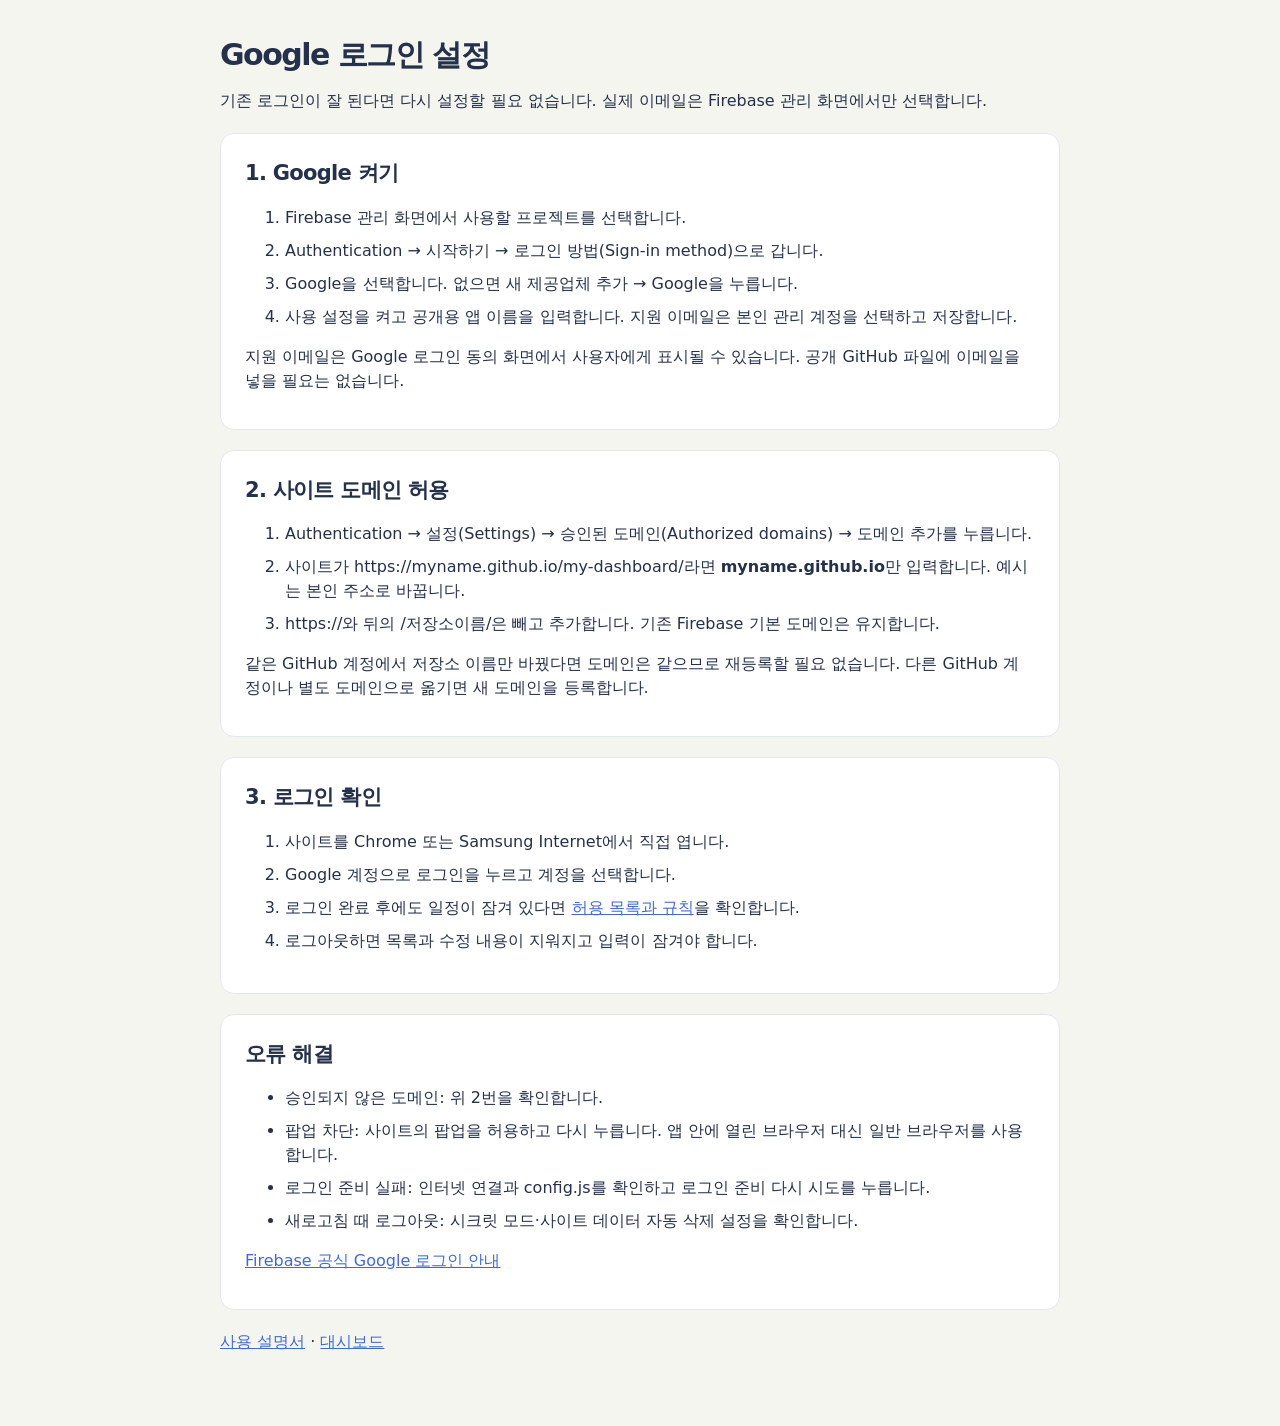
<file: SETUP_LOGIN.html>
<!doctype html>
<!-- 한국어 사용 안내: 계정 예시는 실제 개인정보가 아닙니다. -->
<html lang="ko"><head><meta charset="utf-8"><meta name="viewport" content="width=device-width, initial-scale=1"><title>Google 로그인 설정 · 우리의 하루</title><link rel="stylesheet" href="styles.css?v=6"><link rel="icon" href="data:,"></head><body><main class="setup-page"><h1>Google 로그인 설정</h1>
<p>기존 로그인이 잘 된다면 다시 설정할 필요 없습니다. 실제 이메일은 Firebase 관리 화면에서만 선택합니다.</p>
<section><h2>1. Google 켜기</h2><ol><li>Firebase 관리 화면에서 사용할 프로젝트를 선택합니다.</li><li>Authentication → 시작하기 → 로그인 방법(Sign-in method)으로 갑니다.</li><li>Google을 선택합니다. 없으면 새 제공업체 추가 → Google을 누릅니다.</li><li>사용 설정을 켜고 공개용 앱 이름을 입력합니다. 지원 이메일은 본인 관리 계정을 선택하고 저장합니다.</li></ol><p>지원 이메일은 Google 로그인 동의 화면에서 사용자에게 표시될 수 있습니다. 공개 GitHub 파일에 이메일을 넣을 필요는 없습니다.</p></section>
<section><h2>2. 사이트 도메인 허용</h2><ol><li>Authentication → 설정(Settings) → 승인된 도메인(Authorized domains) → 도메인 추가를 누릅니다.</li><li>사이트가 https://myname.github.io/my-dashboard/라면 <strong>myname.github.io</strong>만 입력합니다. 예시는 본인 주소로 바꿉니다.</li><li>https://와 뒤의 /저장소이름/은 빼고 추가합니다. 기존 Firebase 기본 도메인은 유지합니다.</li></ol><p>같은 GitHub 계정에서 저장소 이름만 바꿨다면 도메인은 같으므로 재등록할 필요 없습니다. 다른 GitHub 계정이나 별도 도메인으로 옮기면 새 도메인을 등록합니다.</p></section>
<section><h2>3. 로그인 확인</h2><ol><li>사이트를 Chrome 또는 Samsung Internet에서 직접 엽니다.</li><li>Google 계정으로 로그인을 누르고 계정을 선택합니다.</li><li>로그인 완료 후에도 일정이 잠겨 있다면 <a href="SETUP_ACCESS.html">허용 목록과 규칙</a>을 확인합니다.</li><li>로그아웃하면 목록과 수정 내용이 지워지고 입력이 잠겨야 합니다.</li></ol></section>
<section><h2>오류 해결</h2><ul><li>승인되지 않은 도메인: 위 2번을 확인합니다.</li><li>팝업 차단: 사이트의 팝업을 허용하고 다시 누릅니다. 앱 안에 열린 브라우저 대신 일반 브라우저를 사용합니다.</li><li>로그인 준비 실패: 인터넷 연결과 config.js를 확인하고 로그인 준비 다시 시도를 누릅니다.</li><li>새로고침 때 로그아웃: 시크릿 모드·사이트 데이터 자동 삭제 설정을 확인합니다.</li></ul><p><a href="https://firebase.google.com/docs/auth/web/google-signin">Firebase 공식 Google 로그인 안내</a></p></section><p><a href="START_HERE.html">사용 설명서</a> · <a href="index.html">대시보드</a></p></main></body></html>
</file>
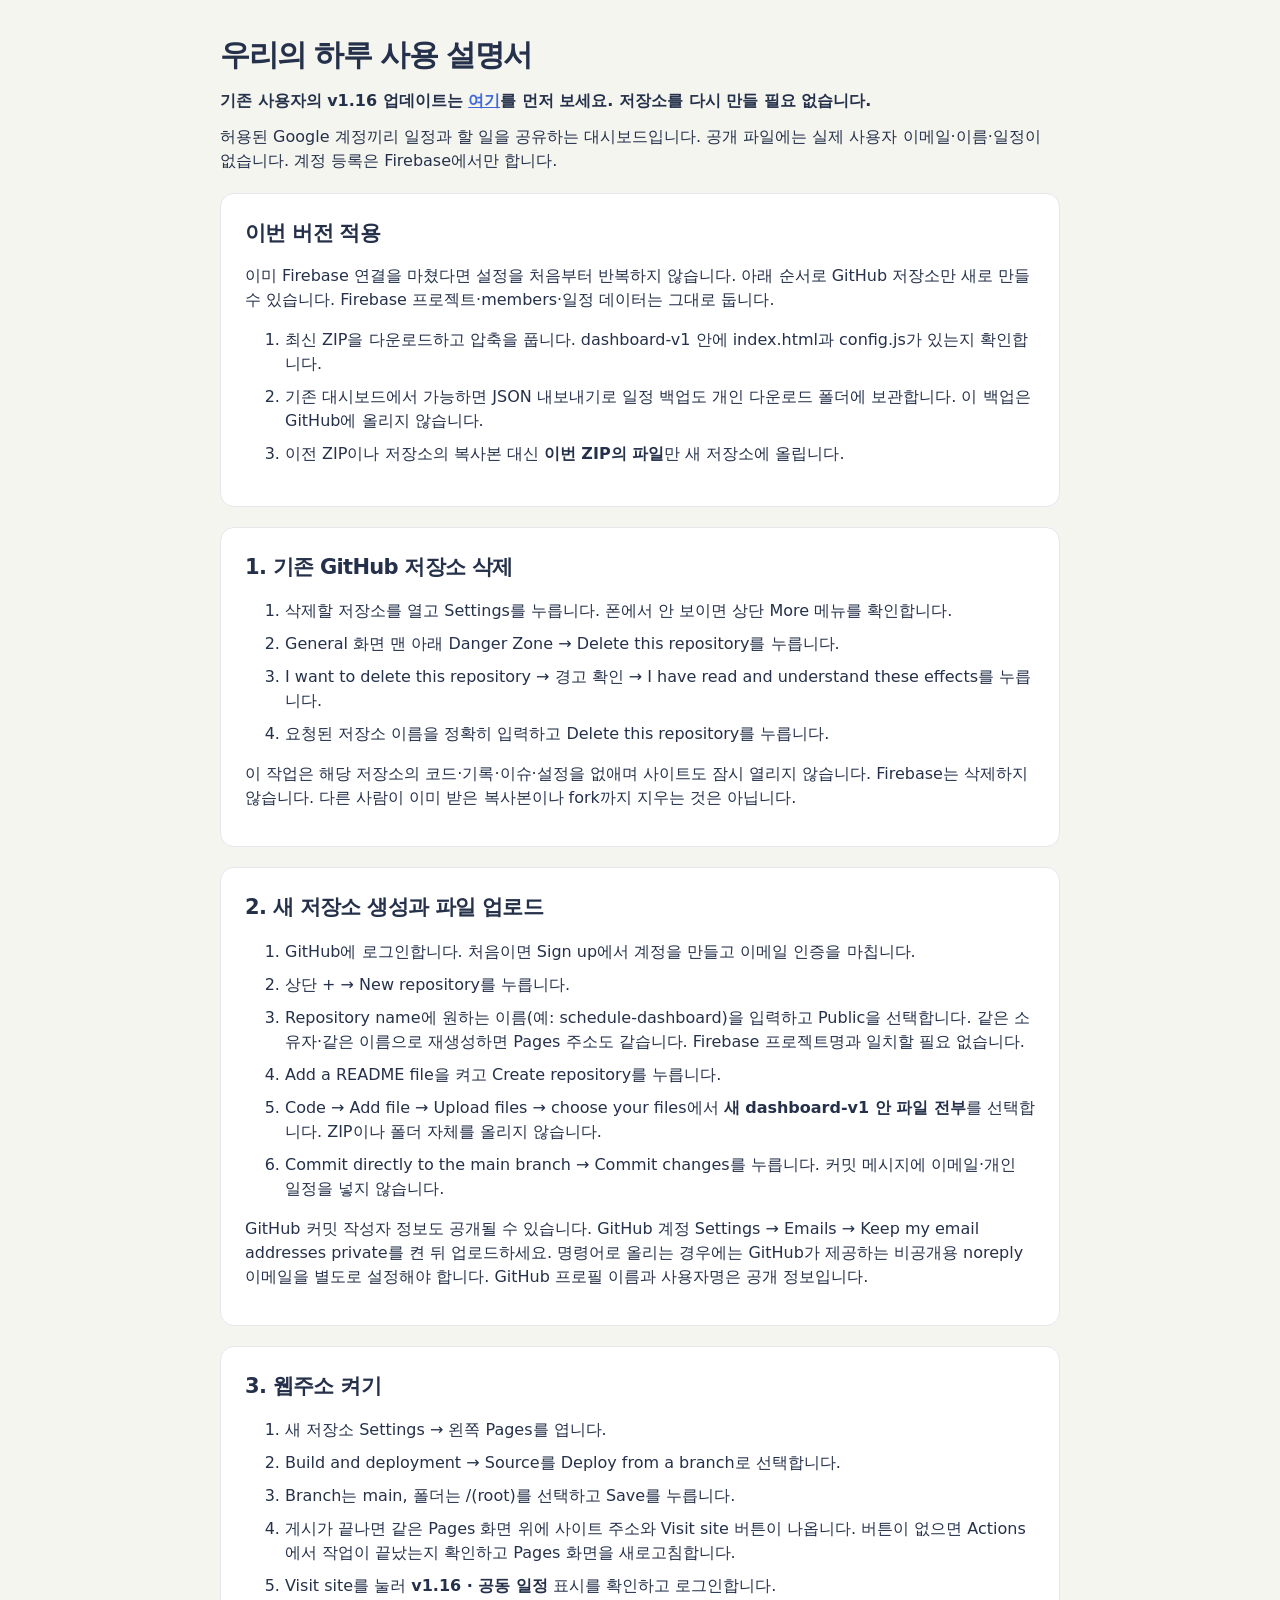
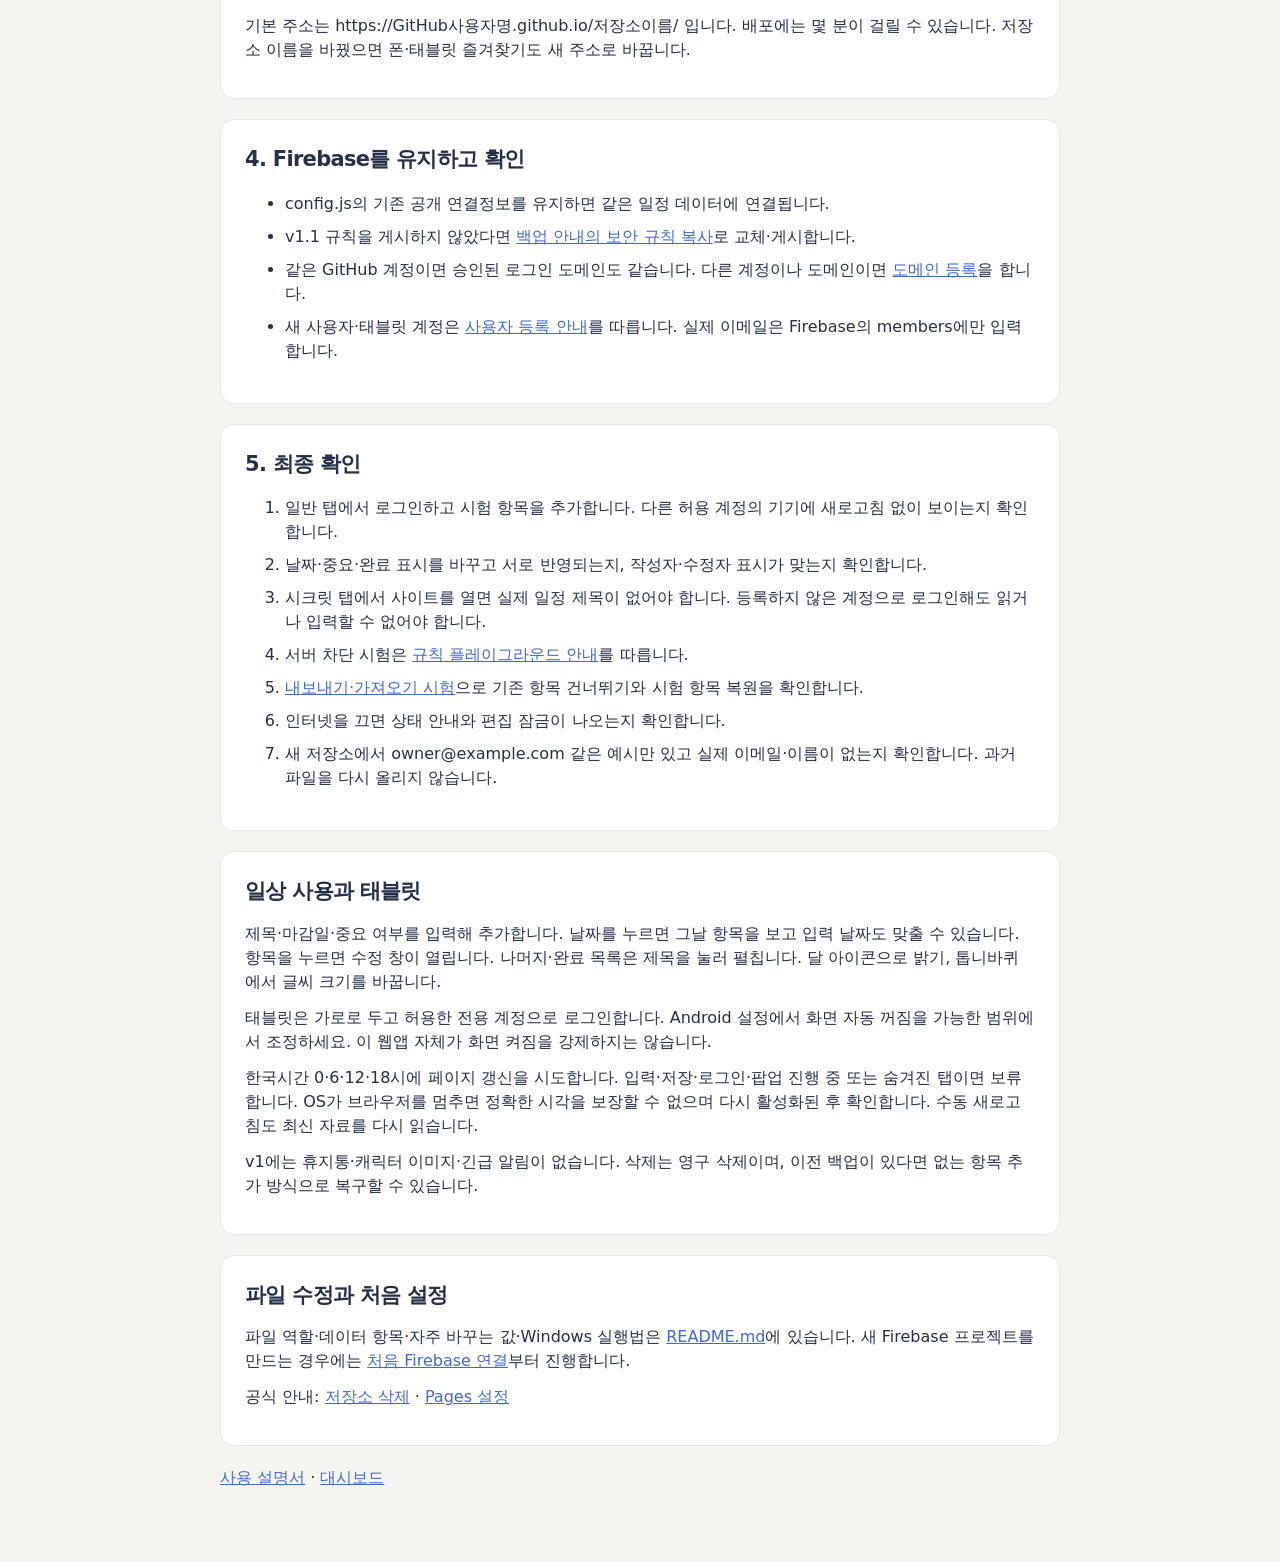
<file: START_HERE.html>
<!doctype html>
<!-- 한국어 사용 안내: 계정 예시는 실제 개인정보가 아닙니다. -->
<html lang="ko"><head><meta charset="utf-8"><meta name="viewport" content="width=device-width, initial-scale=1"><title>우리의 하루 v1 사용 설명서 · 우리의 하루</title><link rel="stylesheet" href="styles.css?v=6"><link rel="icon" href="data:,"></head><body><main class="setup-page"><h1>우리의 하루 사용 설명서</h1><p><strong>기존 사용자의 v1.16 업데이트는 <a href="UPDATE.html">여기</a>를 먼저 보세요. 저장소를 다시 만들 필요 없습니다.</strong></p>
<p>허용된 Google 계정끼리 일정과 할 일을 공유하는 대시보드입니다. 공개 파일에는 실제 사용자 이메일·이름·일정이 없습니다. 계정 등록은 Firebase에서만 합니다.</p>
<section><h2>이번 버전 적용</h2><p>이미 Firebase 연결을 마쳤다면 설정을 처음부터 반복하지 않습니다. 아래 순서로 GitHub 저장소만 새로 만들 수 있습니다. Firebase 프로젝트·members·일정 데이터는 그대로 둡니다.</p>
<ol><li>최신 ZIP을 다운로드하고 압축을 풉니다. dashboard-v1 안에 index.html과 config.js가 있는지 확인합니다.</li><li>기존 대시보드에서 가능하면 JSON 내보내기로 일정 백업도 개인 다운로드 폴더에 보관합니다. 이 백업은 GitHub에 올리지 않습니다.</li><li>이전 ZIP이나 저장소의 복사본 대신 <strong>이번 ZIP의 파일</strong>만 새 저장소에 올립니다.</li></ol></section>
<section><h2>1. 기존 GitHub 저장소 삭제</h2><ol><li>삭제할 저장소를 열고 Settings를 누릅니다. 폰에서 안 보이면 상단 More 메뉴를 확인합니다.</li><li>General 화면 맨 아래 Danger Zone → Delete this repository를 누릅니다.</li><li>I want to delete this repository → 경고 확인 → I have read and understand these effects를 누릅니다.</li><li>요청된 저장소 이름을 정확히 입력하고 Delete this repository를 누릅니다.</li></ol><p>이 작업은 해당 저장소의 코드·기록·이슈·설정을 없애며 사이트도 잠시 열리지 않습니다. Firebase는 삭제하지 않습니다. 다른 사람이 이미 받은 복사본이나 fork까지 지우는 것은 아닙니다.</p></section>
<section><h2>2. 새 저장소 생성과 파일 업로드</h2><ol><li>GitHub에 로그인합니다. 처음이면 Sign up에서 계정을 만들고 이메일 인증을 마칩니다.</li><li>상단 + → New repository를 누릅니다.</li><li>Repository name에 원하는 이름(예: schedule-dashboard)을 입력하고 Public을 선택합니다. 같은 소유자·같은 이름으로 재생성하면 Pages 주소도 같습니다. Firebase 프로젝트명과 일치할 필요 없습니다.</li><li>Add a README file을 켜고 Create repository를 누릅니다.</li><li>Code → Add file → Upload files → choose your files에서 <strong>새 dashboard-v1 안 파일 전부</strong>를 선택합니다. ZIP이나 폴더 자체를 올리지 않습니다.</li><li>Commit directly to the main branch → Commit changes를 누릅니다. 커밋 메시지에 이메일·개인 일정을 넣지 않습니다.</li></ol><p>GitHub 커밋 작성자 정보도 공개될 수 있습니다. GitHub 계정 Settings → Emails → Keep my email addresses private를 켠 뒤 업로드하세요. 명령어로 올리는 경우에는 GitHub가 제공하는 비공개용 noreply 이메일을 별도로 설정해야 합니다. GitHub 프로필 이름과 사용자명은 공개 정보입니다.</p></section>
<section><h2>3. 웹주소 켜기</h2><ol><li>새 저장소 Settings → 왼쪽 Pages를 엽니다.</li><li>Build and deployment → Source를 Deploy from a branch로 선택합니다.</li><li>Branch는 main, 폴더는 /(root)를 선택하고 Save를 누릅니다.</li><li>게시가 끝나면 같은 Pages 화면 위에 사이트 주소와 Visit site 버튼이 나옵니다. 버튼이 없으면 Actions에서 작업이 끝났는지 확인하고 Pages 화면을 새로고침합니다.</li><li>Visit site를 눌러 <strong>v1.16 · 공동 일정</strong> 표시를 확인하고 로그인합니다.</li></ol><p>기본 주소는 https://GitHub사용자명.github.io/저장소이름/ 입니다. 배포에는 몇 분이 걸릴 수 있습니다. 저장소 이름을 바꿨으면 폰·태블릿 즐겨찾기도 새 주소로 바꿉니다.</p></section>
<section><h2>4. Firebase를 유지하고 확인</h2><ul><li>config.js의 기존 공개 연결정보를 유지하면 같은 일정 데이터에 연결됩니다.</li><li>v1.1 규칙을 게시하지 않았다면 <a href="SETUP_BACKUP.html">백업 안내의 보안 규칙 복사</a>로 교체·게시합니다.</li><li>같은 GitHub 계정이면 승인된 로그인 도메인도 같습니다. 다른 계정이나 도메인이면 <a href="SETUP_LOGIN.html">도메인 등록</a>을 합니다.</li><li>새 사용자·태블릿 계정은 <a href="SETUP_ACCESS.html">사용자 등록 안내</a>를 따릅니다. 실제 이메일은 Firebase의 members에만 입력합니다.</li></ul></section>
<section><h2>5. 최종 확인</h2><ol><li>일반 탭에서 로그인하고 시험 항목을 추가합니다. 다른 허용 계정의 기기에 새로고침 없이 보이는지 확인합니다.</li><li>날짜·중요·완료 표시를 바꾸고 서로 반영되는지, 작성자·수정자 표시가 맞는지 확인합니다.</li><li>시크릿 탭에서 사이트를 열면 실제 일정 제목이 없어야 합니다. 등록하지 않은 계정으로 로그인해도 읽거나 입력할 수 없어야 합니다.</li><li>서버 차단 시험은 <a href="SETUP_ACCESS.html">규칙 플레이그라운드 안내</a>를 따릅니다.</li><li><a href="SETUP_BACKUP.html">내보내기·가져오기 시험</a>으로 기존 항목 건너뛰기와 시험 항목 복원을 확인합니다.</li><li>인터넷을 끄면 상태 안내와 편집 잠금이 나오는지 확인합니다.</li><li>새 저장소에서 owner@example.com 같은 예시만 있고 실제 이메일·이름이 없는지 확인합니다. 과거 파일을 다시 올리지 않습니다.</li></ol></section>
<section><h2>일상 사용과 태블릿</h2><p>제목·마감일·중요 여부를 입력해 추가합니다. 날짜를 누르면 그날 항목을 보고 입력 날짜도 맞출 수 있습니다. 항목을 누르면 수정 창이 열립니다. 나머지·완료 목록은 제목을 눌러 펼칩니다. 달 아이콘으로 밝기, 톱니바퀴에서 글씨 크기를 바꿉니다.</p><p>태블릿은 가로로 두고 허용한 전용 계정으로 로그인합니다. Android 설정에서 화면 자동 꺼짐을 가능한 범위에서 조정하세요. 이 웹앱 자체가 화면 켜짐을 강제하지는 않습니다.</p><p>한국시간 0·6·12·18시에 페이지 갱신을 시도합니다. 입력·저장·로그인·팝업 진행 중 또는 숨겨진 탭이면 보류합니다. OS가 브라우저를 멈추면 정확한 시각을 보장할 수 없으며 다시 활성화된 후 확인합니다. 수동 새로고침도 최신 자료를 다시 읽습니다.</p><p>v1에는 휴지통·캐릭터 이미지·긴급 알림이 없습니다. 삭제는 영구 삭제이며, 이전 백업이 있다면 없는 항목 추가 방식으로 복구할 수 있습니다.</p></section>
<section><h2>파일 수정과 처음 설정</h2><p>파일 역할·데이터 항목·자주 바꾸는 값·Windows 실행법은 <a href="README.md">README.md</a>에 있습니다. 새 Firebase 프로젝트를 만드는 경우에는 <a href="SETUP_FIREBASE.html">처음 Firebase 연결</a>부터 진행합니다.</p><p>공식 안내: <a href="https://docs.github.com/en/repositories/creating-and-managing-repositories/deleting-a-repository">저장소 삭제</a> · <a href="https://docs.github.com/en/pages/getting-started-with-github-pages/configuring-a-publishing-source-for-your-github-pages-site">Pages 설정</a></p></section><p><a href="START_HERE.html">사용 설명서</a> · <a href="index.html">대시보드</a></p></main></body></html>
</file>
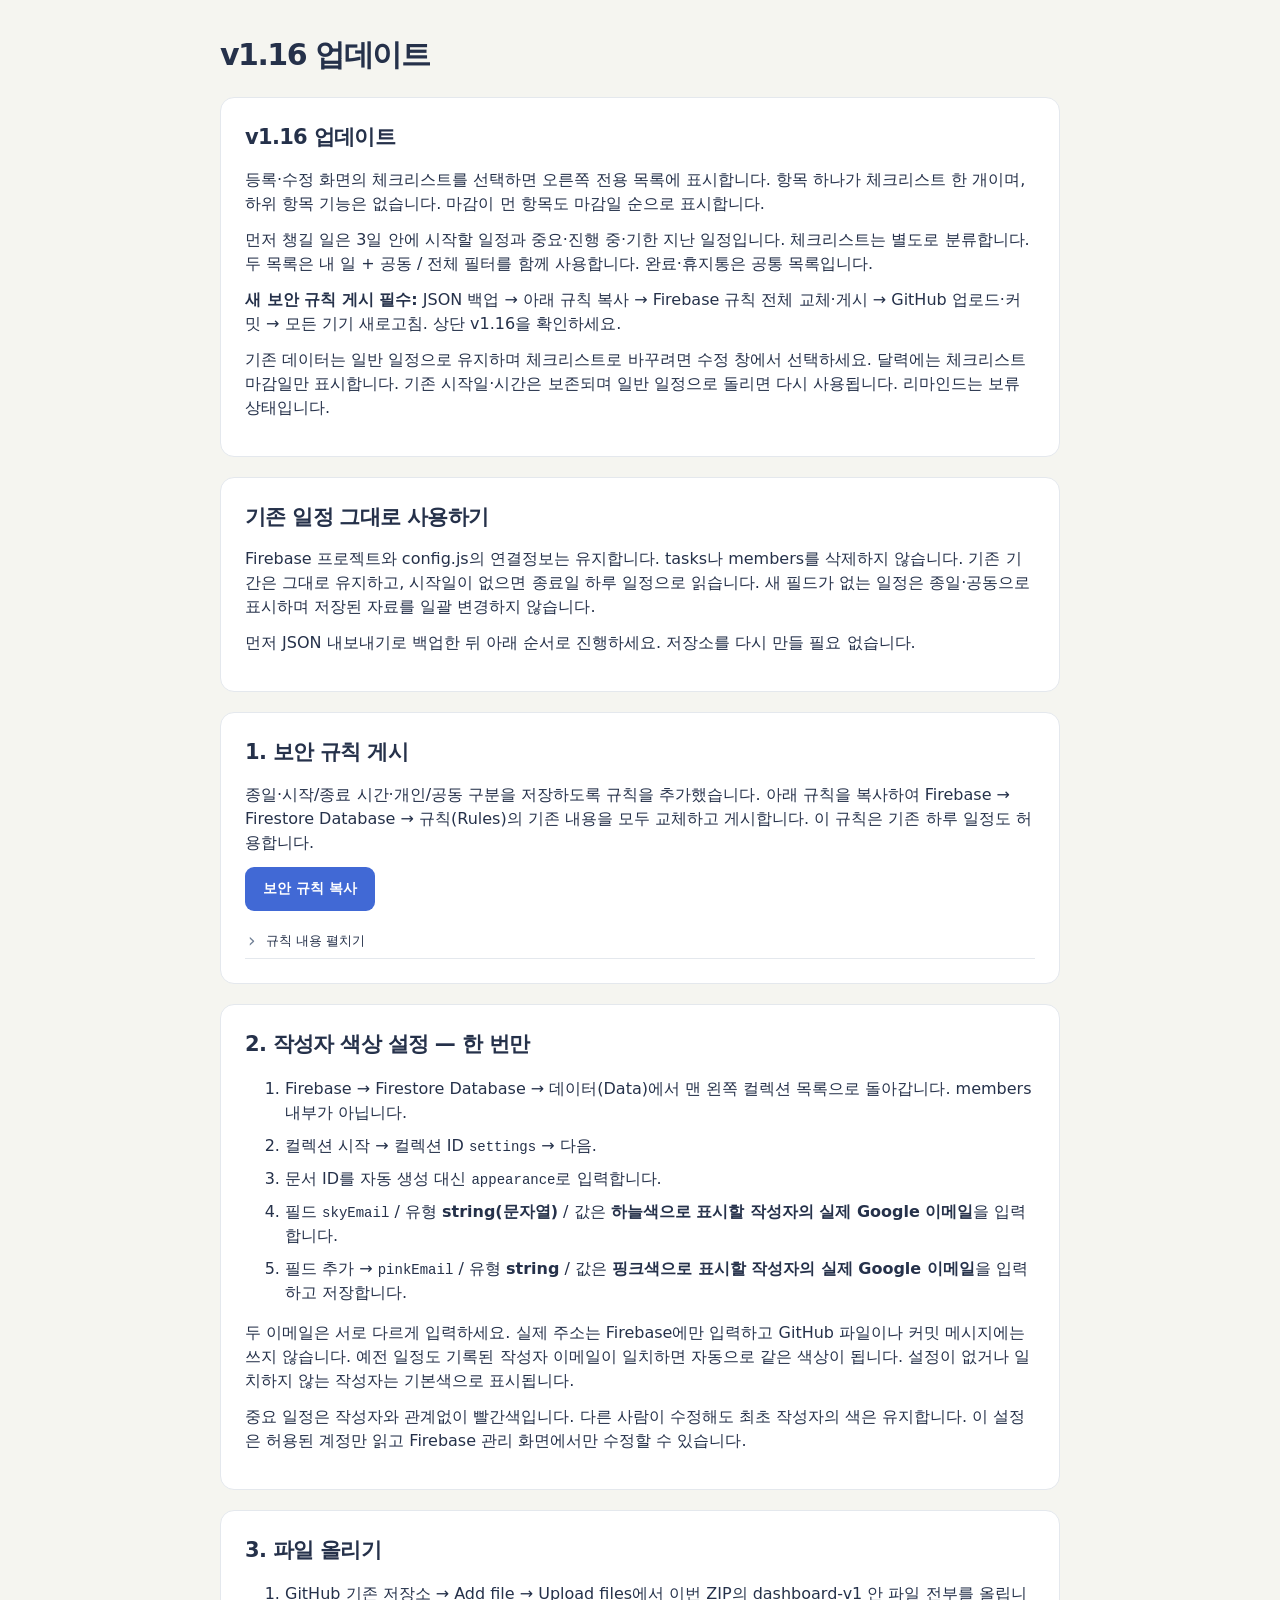
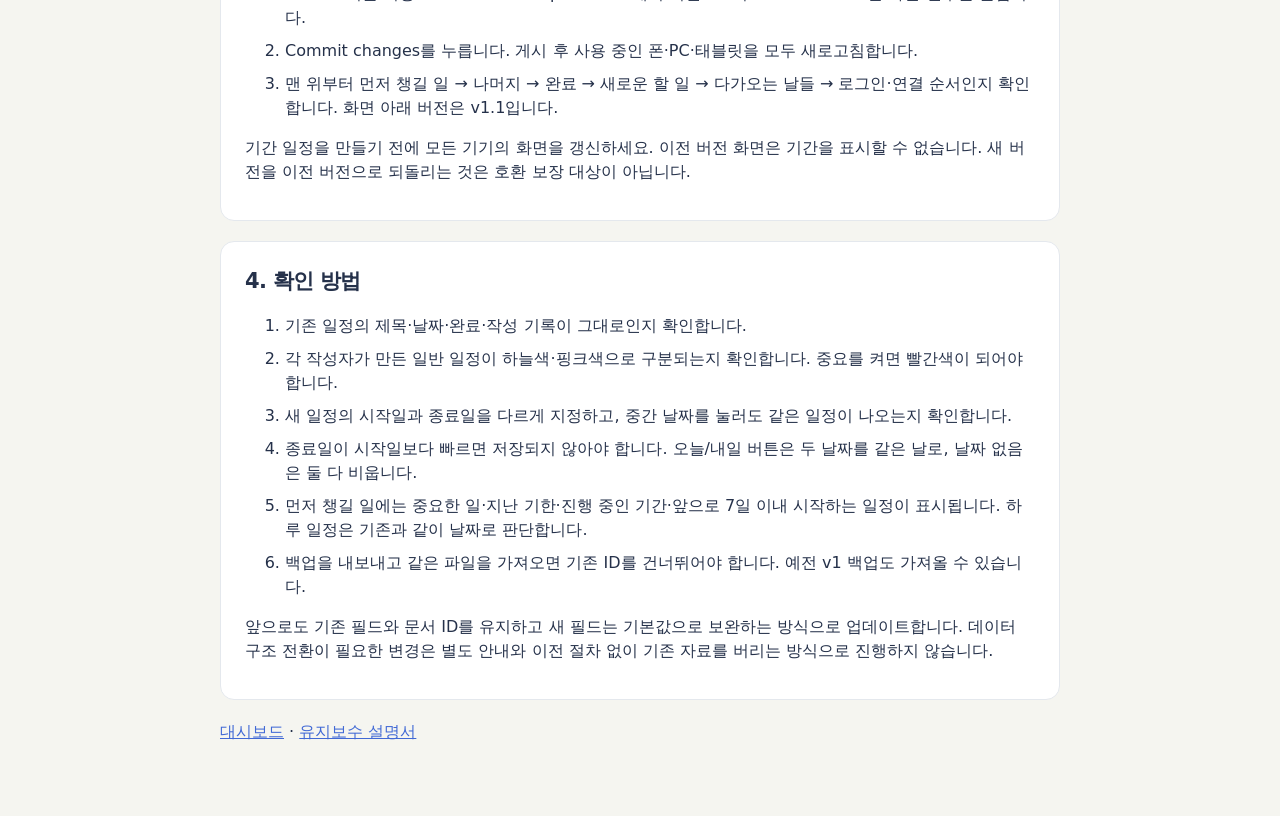
<file: UPDATE.html>
<!doctype html>
<!-- v1.1: 기존 일정은 그대로 두고 화면·기간·작성자 색상을 업데이트합니다. -->
<html lang="ko"><head><meta charset="utf-8"><meta name="viewport" content="width=device-width, initial-scale=1"><title>v1.16 업데이트</title><link rel="stylesheet" href="styles.css?v=116"></head><body><main class="setup-page"><h1>v1.16 업데이트</h1>
<section><h2>v1.16 업데이트</h2><p>등록·수정 화면의 체크리스트를 선택하면 오른쪽 전용 목록에 표시합니다. 항목 하나가 체크리스트 한 개이며, 하위 항목 기능은 없습니다. 마감이 먼 항목도 마감일 순으로 표시합니다.</p><p>먼저 챙길 일은 3일 안에 시작할 일정과 중요·진행 중·기한 지난 일정입니다. 체크리스트는 별도로 분류합니다. 두 목록은 내 일 + 공동 / 전체 필터를 함께 사용합니다. 완료·휴지통은 공통 목록입니다.</p><p><strong>새 보안 규칙 게시 필수:</strong> JSON 백업 → 아래 규칙 복사 → Firebase 규칙 전체 교체·게시 → GitHub 업로드·커밋 → 모든 기기 새로고침. 상단 v1.16을 확인하세요.</p><p>기존 데이터는 일반 일정으로 유지하며 체크리스트로 바꾸려면 수정 창에서 선택하세요. 달력에는 체크리스트 마감일만 표시합니다. 기존 시작일·시간은 보존되며 일반 일정으로 돌리면 다시 사용됩니다. 리마인드는 보류 상태입니다.</p></section><section><h2>기존 일정 그대로 사용하기</h2><p>Firebase 프로젝트와 config.js의 연결정보는 유지합니다. tasks나 members를 삭제하지 않습니다. 기존 기간은 그대로 유지하고, 시작일이 없으면 종료일 하루 일정으로 읽습니다. 새 필드가 없는 일정은 종일·공동으로 표시하며 저장된 자료를 일괄 변경하지 않습니다.</p><p>먼저 JSON 내보내기로 백업한 뒤 아래 순서로 진행하세요. 저장소를 다시 만들 필요 없습니다.</p></section>
<section><h2>1. 보안 규칙 게시</h2><p>종일·시작/종료 시간·개인/공동 구분을 저장하도록 규칙을 추가했습니다. 아래 규칙을 복사하여 Firebase → Firestore Database → 규칙(Rules)의 기존 내용을 모두 교체하고 게시합니다. 이 규칙은 기존 하루 일정도 허용합니다.</p><button id="copy-rules" class="button primary">보안 규칙 복사</button><p id="copy-result" role="status"></p><details><summary>규칙 내용 펼치기</summary><pre><code id="rules-text">// 허용 목록 변경은 Firebase 관리 화면에서만 합니다. 앱은 자기 등록 여부만 읽습니다.
rules_version = &#x27;2&#x27;;
service cloud.firestore {
  match /databases/{database}/documents {
    function googleUser() {
      return request.auth != null
        &amp;&amp; request.auth.token.email is string
        &amp;&amp; request.auth.token.email_verified == true
        &amp;&amp; request.auth.token.firebase.sign_in_provider == &#x27;google.com&#x27;;
    }
    function allowed() {
      return googleUser()
        &amp;&amp; get(/databases/$(database)/documents/members/$(request.auth.token.email.lower())).data.enabled == true;
    }
    function actor(value) {
      return value is map &amp;&amp; value.keys().hasOnly([&#x27;id&#x27;, &#x27;name&#x27;, &#x27;email&#x27;])
        &amp;&amp; value.id == request.auth.uid &amp;&amp; value.email == request.auth.token.email
        &amp;&amp; value.name is string &amp;&amp; value.name.size() &gt; 0 &amp;&amp; value.name.size() &lt;= 200;
    }
    // 시작일 없는 기존 문서는 종료일 하루 일정으로 계속 허용합니다.
    function dates(data) {
      let start = data.get(&#x27;startDate&#x27;, data.dueDate);
      return (start == null &amp;&amp; data.dueDate == null) ||
        (start is string &amp;&amp; data.dueDate is string &amp;&amp; start &lt;= data.dueDate
        &amp;&amp; start.matches(&#x27;^[0-9]{4}-(0[1-9]|1[0-2])-(0[1-9]|[12][0-9]|3[01])$&#x27;));
    }
    // 새 필드가 없는 기존 자료는 종일·공동 일정으로 허용합니다.
    function options(data) {
      let assignee = data.get(&#x27;assigneeEmail&#x27;, null);
      let allDay = data.get(&#x27;allDay&#x27;, true);
      let start = data.get(&#x27;startDate&#x27;, data.dueDate);
      let first = data.get(&#x27;startTime&#x27;, null);
      let last = data.get(&#x27;endTime&#x27;, null);
      return data.get(&#x27;checklist&#x27;, false) is bool &amp;&amp; (assignee == null || (assignee is string &amp;&amp; assignee.size() &lt;= 254 &amp;&amp; assignee.matches(&#x27;^[^ @]+@[^ @]+[.][^ @]+$&#x27;)))
        &amp;&amp; (data.get(&#x27;scope&#x27;, &#x27;shared&#x27;) == &#x27;private&#x27; || assignee == null)
        &amp;&amp; allDay is bool &amp;&amp; data.get(&#x27;scope&#x27;, &#x27;shared&#x27;) in [&#x27;shared&#x27;, &#x27;private&#x27;]
        &amp;&amp; (allDay ? (first == null &amp;&amp; last == null) :
          (start is string &amp;&amp; data.dueDate is string &amp;&amp; first is string
          &amp;&amp; first.matches(&#x27;^([01][0-9]|2[0-3]):[0-5][0-9]$&#x27;)
          &amp;&amp; (last == null || (last is string &amp;&amp; last.matches(&#x27;^([01][0-9]|2[0-3]):[0-5][0-9]$&#x27;)
          &amp;&amp; (start &lt; data.dueDate || (start == data.dueDate &amp;&amp; first &lt; last))))));
    }
    function content(data) {
      return options(data) &amp;&amp; dates(data) &amp;&amp; data.title is string &amp;&amp; data.title.size() &gt; 0 &amp;&amp; data.title.size() &lt;= 120
        &amp;&amp; (data.dueDate == null || (data.dueDate is string
          &amp;&amp; data.dueDate.matches(&#x27;^[0-9]{4}-(0[1-9]|1[0-2])-(0[1-9]|[12][0-9]|3[01])$&#x27;)))
        &amp;&amp; data.important is bool &amp;&amp; data.completed is bool
        &amp;&amp; data.revision is int &amp;&amp; data.revision &gt; 0
        &amp;&amp; data.updatedAt == request.time &amp;&amp; actor(data.updatedBy);
    }
    // 백업 원본의 작성 정보는 사용자 파일의 기록이며, 복구 실행자는 별도로 검증합니다.
    function oldPerson(value) {
      return value is map &amp;&amp; value.id is string &amp;&amp; value.name is string &amp;&amp; value.email is string;
    }
    function oldTime(value) { return value == null || value is timestamp; }
    function restored(data) {
      return (data.get(&#x27;deletedAt&#x27;, null) == null ||
        (data.deletedAt is timestamp &amp;&amp; data.deletedAt &lt;= request.time &amp;&amp; oldPerson(data.deletedBy)))
        &amp;&amp; options(data) &amp;&amp; dates(data) &amp;&amp; data.restoredAt == request.time &amp;&amp; actor(data.restoredBy)
        &amp;&amp; data.title is string &amp;&amp; data.title.size() &gt; 0 &amp;&amp; data.title.size() &lt;= 120
        &amp;&amp; (data.dueDate == null || (data.dueDate is string
          &amp;&amp; data.dueDate.matches(&#x27;^[0-9]{4}-(0[1-9]|1[0-2])-(0[1-9]|[12][0-9]|3[01])$&#x27;)))
        &amp;&amp; data.important is bool &amp;&amp; data.completed is bool
        &amp;&amp; data.revision is int &amp;&amp; data.revision &gt;= 0 &amp;&amp; data.schemaVersion == 1
        &amp;&amp; oldTime(data.createdAt) &amp;&amp; oldTime(data.updatedAt) &amp;&amp; oldTime(data.completedAt)
        &amp;&amp; (data.completed || data.completedAt == null)
        &amp;&amp; oldPerson(data.createdBy) &amp;&amp; oldPerson(data.updatedBy);
    }
    // 계정 목록은 공개하지 않습니다. 미등록 사용자도 자기 등록 여부만 확인할 수 있습니다.
    match /members/{email} {
      allow get: if googleUser() &amp;&amp; email == request.auth.token.email.lower();
      allow list, write: if false;
    }
    // 색상 설정은 허용된 사람만 읽으며 Firebase 관리 화면에서만 수정합니다.
    match /settings/appearance { allow get: if allowed(); allow list, write: if false; }
    match /tasks/{taskId} {
      allow read: if allowed();
      allow create: if allowed() &amp;&amp; content(request.resource.data)
        &amp;&amp; request.resource.data.keys().hasOnly([&#x27;title&#x27;, &#x27;dueDate&#x27;, &#x27;startDate&#x27;, &#x27;allDay&#x27;, &#x27;startTime&#x27;, &#x27;endTime&#x27;, &#x27;scope&#x27;, &#x27;assigneeEmail&#x27;, &#x27;checklist&#x27;, &#x27;important&#x27;, &#x27;completed&#x27;,
          &#x27;completedAt&#x27;, &#x27;createdAt&#x27;, &#x27;createdBy&#x27;, &#x27;updatedAt&#x27;, &#x27;updatedBy&#x27;, &#x27;schemaVersion&#x27;, &#x27;revision&#x27;])
        &amp;&amp; request.resource.data.schemaVersion == 1 &amp;&amp; request.resource.data.revision == 1
        &amp;&amp; request.resource.data.createdAt == request.time &amp;&amp; actor(request.resource.data.createdBy)
        &amp;&amp; request.resource.data.completedAt == (request.resource.data.completed ? request.time : null);
      allow create: if allowed() &amp;&amp; restored(request.resource.data);
      // 작성자·작성 시각 및 나중에 추가한 필드는 그대로 보존합니다.
      allow update: if allowed() &amp;&amp; resource.data.get(&#x27;deletedAt&#x27;, null) == null
        &amp;&amp; request.resource.data.get(&#x27;deletedAt&#x27;, null) == null &amp;&amp; content(request.resource.data)
        &amp;&amp; request.resource.data.diff(resource.data).affectedKeys().hasOnly([
          &#x27;title&#x27;, &#x27;dueDate&#x27;, &#x27;startDate&#x27;, &#x27;allDay&#x27;, &#x27;startTime&#x27;, &#x27;endTime&#x27;, &#x27;scope&#x27;, &#x27;assigneeEmail&#x27;, &#x27;checklist&#x27;, &#x27;important&#x27;, &#x27;completed&#x27;, &#x27;completedAt&#x27;, &#x27;updatedAt&#x27;, &#x27;updatedBy&#x27;, &#x27;revision&#x27;])
        &amp;&amp; request.resource.data.revision == resource.data.get(&#x27;revision&#x27;, 0) + 1
        &amp;&amp; request.resource.data.completedAt == (request.resource.data.completed
          ? (resource.data.get(&#x27;completed&#x27;, false) &amp;&amp; resource.data.get(&#x27;completedAt&#x27;, null) != null
              ? resource.data.completedAt : request.time) : null);
      // 휴지통에서는 원래 일정 내용·작성 기록을 바꿀 수 없습니다.
      allow update: if allowed()
        &amp;&amp; request.resource.data.diff(resource.data).affectedKeys().hasOnly([&#x27;deletedAt&#x27;, &#x27;deletedBy&#x27;, &#x27;revision&#x27;, &#x27;updatedAt&#x27;, &#x27;updatedBy&#x27;])
        &amp;&amp; request.resource.data.revision == resource.data.get(&#x27;revision&#x27;, 0) + 1
        &amp;&amp; request.resource.data.updatedAt == request.time &amp;&amp; actor(request.resource.data.updatedBy)
        &amp;&amp; ((resource.data.get(&#x27;deletedAt&#x27;, null) == null &amp;&amp; request.resource.data.deletedAt == request.time &amp;&amp; actor(request.resource.data.deletedBy))
          || (resource.data.get(&#x27;deletedAt&#x27;, null) is timestamp
            &amp;&amp; request.time &lt; resource.data.deletedAt + duration.value(30, &#x27;d&#x27;)
            &amp;&amp; request.resource.data.deletedAt == null &amp;&amp; request.resource.data.deletedBy == null));
      // 수동 영구 삭제를 허용하되 정상 일정의 직접 삭제는 금지합니다.
      allow delete: if allowed() &amp;&amp; resource.data.get(&#x27;deletedAt&#x27;, null) is timestamp;
    }
    // 위에 명시하지 않은 위치(진단·하위 문서 포함)는 모두 차단합니다.
    match /{document=**} { allow read, write: if false; }
  }
}
</code></pre></details></section>
<section><h2>2. 작성자 색상 설정 — 한 번만</h2><ol><li>Firebase → Firestore Database → 데이터(Data)에서 맨 왼쪽 컬렉션 목록으로 돌아갑니다. members 내부가 아닙니다.</li><li>컬렉션 시작 → 컬렉션 ID <code>settings</code> → 다음.</li><li>문서 ID를 자동 생성 대신 <code>appearance</code>로 입력합니다.</li><li>필드 <code>skyEmail</code> / 유형 <strong>string(문자열)</strong> / 값은 <strong>하늘색으로 표시할 작성자의 실제 Google 이메일</strong>을 입력합니다.</li><li>필드 추가 → <code>pinkEmail</code> / 유형 <strong>string</strong> / 값은 <strong>핑크색으로 표시할 작성자의 실제 Google 이메일</strong>을 입력하고 저장합니다.</li></ol><p>두 이메일은 서로 다르게 입력하세요. 실제 주소는 Firebase에만 입력하고 GitHub 파일이나 커밋 메시지에는 쓰지 않습니다. 예전 일정도 기록된 작성자 이메일이 일치하면 자동으로 같은 색상이 됩니다. 설정이 없거나 일치하지 않는 작성자는 기본색으로 표시됩니다.</p><p>중요 일정은 작성자와 관계없이 빨간색입니다. 다른 사람이 수정해도 최초 작성자의 색은 유지합니다. 이 설정은 허용된 계정만 읽고 Firebase 관리 화면에서만 수정할 수 있습니다.</p></section>
<section><h2>3. 파일 올리기</h2><ol><li>GitHub 기존 저장소 → Add file → Upload files에서 이번 ZIP의 dashboard-v1 안 파일 전부를 올립니다.</li><li>Commit changes를 누릅니다. 게시 후 사용 중인 폰·PC·태블릿을 모두 새로고침합니다.</li><li>맨 위부터 먼저 챙길 일 → 나머지 → 완료 → 새로운 할 일 → 다가오는 날들 → 로그인·연결 순서인지 확인합니다. 화면 아래 버전은 v1.1입니다.</li></ol><p>기간 일정을 만들기 전에 모든 기기의 화면을 갱신하세요. 이전 버전 화면은 기간을 표시할 수 없습니다. 새 버전을 이전 버전으로 되돌리는 것은 호환 보장 대상이 아닙니다.</p></section>
<section><h2>4. 확인 방법</h2><ol><li>기존 일정의 제목·날짜·완료·작성 기록이 그대로인지 확인합니다.</li><li>각 작성자가 만든 일반 일정이 하늘색·핑크색으로 구분되는지 확인합니다. 중요를 켜면 빨간색이 되어야 합니다.</li><li>새 일정의 시작일과 종료일을 다르게 지정하고, 중간 날짜를 눌러도 같은 일정이 나오는지 확인합니다.</li><li>종료일이 시작일보다 빠르면 저장되지 않아야 합니다. 오늘/내일 버튼은 두 날짜를 같은 날로, 날짜 없음은 둘 다 비웁니다.</li><li>먼저 챙길 일에는 중요한 일·지난 기한·진행 중인 기간·앞으로 7일 이내 시작하는 일정이 표시됩니다. 하루 일정은 기존과 같이 날짜로 판단합니다.</li><li>백업을 내보내고 같은 파일을 가져오면 기존 ID를 건너뛰어야 합니다. 예전 v1 백업도 가져올 수 있습니다.</li></ol><p>앞으로도 기존 필드와 문서 ID를 유지하고 새 필드는 기본값으로 보완하는 방식으로 업데이트합니다. 데이터 구조 전환이 필요한 변경은 별도 안내와 이전 절차 없이 기존 자료를 버리는 방식으로 진행하지 않습니다.</p></section><p><a href="index.html">대시보드</a> · <a href="README.md">유지보수 설명서</a></p></main>
<script>// 휴대폰에서 규칙을 한 번에 복사합니다.
document.getElementById('copy-rules').onclick=async()=>{try{await navigator.clipboard.writeText(document.getElementById('rules-text').textContent);document.getElementById('copy-result').textContent='복사했어요. Firebase 규칙 탭에 붙여넣고 게시하세요.';}catch{document.querySelector('details').open=true;document.getElementById('copy-result').textContent='아래 규칙을 전체 선택하여 복사해주세요.';}};
</script></body></html>
</file>
<file: styles.css>
/* 색상과 크기: 간단한 화면 변경은 이 변수들부터 수정하세요. */
:root {
  color-scheme: light;
  --bg: #f5f5f0; --surface: #fff; --surface-soft: #f8f9fb; --text: #25314a;
  --muted: #718096; --line: #e4e8ed; --accent: #4169d5; --accent-soft: #edf2ff;
  --danger: #bb5253; --danger-soft: #fff0ed; --gold: #aa791d; --gold-soft: #fff6dc;
  --green: #538a77; --shadow: 0 5px 22px #25314a05; --radius: 16px;
  --body-size: 16px; --task-size: 18px; --date-size: 16px; --calendar-size: 12px;
}
/* 어두운 화면에서도 영역과 글자가 충분히 구분되도록 지정합니다. */
html[data-theme="dark"] {
  color-scheme: dark; --bg: #161c28; --surface: #202837; --surface-soft: #252f40;
  --text: #ecf0fa; --muted: #a1afc5; --line: #354055; --accent: #a4bcff;
  --accent-soft: #2b3c61; --danger: #f2a4a4; --danger-soft: #442b35;
  --gold: #efc36c; --gold-soft: #433c2a; --green: #9ad3bd; --shadow: none;
}
html[data-large="true"] { --body-size: 18px; --task-size: 21px; --date-size: 18px; --calendar-size: 14px; }
* { box-sizing: border-box; }
body { margin: 0; background: var(--bg); color: var(--text); font: var(--body-size)/1.5 "Malgun Gothic", "맑은 고딕", system-ui, sans-serif; }
button, input, select { font: inherit; }
button, select, input[type="checkbox"] { cursor: pointer; }
button { color: inherit; }
button, input, select { -webkit-tap-highlight-color: transparent; }
button:focus-visible, input:focus-visible, select:focus-visible, summary:focus-visible, a:focus-visible { outline: 3px solid var(--accent); outline-offset: 3px; }
button:disabled, fieldset:disabled { cursor: not-allowed; opacity: .5; }
button { touch-action: manipulation; }
[hidden] { display: none !important; }
h1, h2, h3, p { margin: 0; }
h2 { font-size: 21px; letter-spacing: -.7px; }
svg { width: 20px; height: 20px; display: block; flex-shrink: 0; }
button [data-icon], label [data-icon] { display: inline-flex; }
.shell { max-width: 1560px; margin: auto; padding: 25px 42px 18px; }
.page-header, .brand, .header-tools, .section-heading, .calendar-tools, .dialog-head, .dialog-actions, .settings-row { display: flex; align-items: center; }
.page-header { justify-content: space-between; gap: 20px; margin-bottom: 19px; }
.brand { gap: 13px; }
.brand-mark { width: 43px; height: 43px; padding: 10px; display: grid; grid-template-columns: 1fr 1fr; gap: 4px; border-radius: 14px; background: var(--accent); transform: rotate(-6deg); }
.brand-mark i { background: var(--surface); border-radius: 2px; }
.brand-mark i:last-child { opacity: .5; }
h1 { font-size: 28px; line-height: 1.2; letter-spacing: -1.5px; }
.brand-dot { color: var(--accent); }
.brand p { color: var(--muted); font-size: 12px; margin-top: 5px; }
.header-tools { gap: 9px; }
.clock { text-align: right; margin-right: 16px; }
.clock strong { display: block; font-weight: 500; font-size: 14px; }
.clock span { display: block; color: var(--muted); font-size: 12px; font-variant-numeric: tabular-nums; }
.icon-button { border: 1px solid var(--line); background: var(--surface); border-radius: 11px; width: 42px; height: 42px; display: inline-flex; align-items: center; justify-content: center; flex-shrink: 0; }
.icon-button:hover, .button.subtle:hover { background: var(--accent-soft); border-color: var(--accent); }
.demo-notice { display: flex; align-items: center; gap: 10px; font-size: 12px; color: var(--muted); margin-bottom: 18px; }
.demo-badge { border: 1px solid var(--line); border-radius: 6px; padding: 3px 8px; color: var(--text); white-space: nowrap; font-weight: 600; }
.connection { display: flex; align-items: center; gap: 6px; margin-left: auto; white-space: nowrap; }
.connection i { width: 6px; height: 6px; border-radius: 50%; background: var(--green); }
.connection.offline { color: var(--danger); }
.connection.offline i { background: var(--danger); }
.surface { background: var(--surface); border: 1px solid var(--line); border-radius: var(--radius); box-shadow: var(--shadow); }
/* 연결 준비 상태는 실제 저장 성공과 구분합니다. */
.connection-panel { display: flex; gap: 20px; justify-content: space-between; align-items: center; padding: 20px; margin-bottom: 16px; border-left: 4px solid var(--accent); }
.connection-copy { min-width: 0; }
.connection-copy h2 { font-size: 18px; }
.connection-copy p { color: var(--muted); font-size: 13px; margin-top: 6px; overflow-wrap: anywhere; }
.connection-project { font-size: 11px !important; }
.connection-actions { display: flex; flex-shrink: 0; gap: 8px; }
a.button { text-decoration: none; }
.connection-panel[data-state="unsafe-rules"] { border-color: var(--danger); }
.connection-panel[data-state="unsafe-rules"] h2 { color: var(--danger); }
.connection-panel[data-state="access-blocked"] { border-color: var(--gold); }
@media (max-width: 760px) { .connection-panel { flex-direction: column; align-items: stretch; padding: 16px; } }
.composer { padding: 17px 20px 16px; }
.composer-label { display: flex; gap: 7px; align-items: center; margin-bottom: 13px; }
.composer-label h2 { font-size: 14px; letter-spacing: -.3px; }
.composer-label > span:last-child { margin-left: auto; color: var(--muted); font-size: 12px; }
.tiny-icon { color: var(--accent); }
.tiny-icon svg { width: 16px; height: 16px; }
fieldset { border: 0; padding: 0; margin: 0; min-width: 0; }
.composer-fields { display: flex; align-items: flex-start; gap: 12px; }
.title-field { flex: 1; min-width: 0; }
input:not([type="checkbox"]), select { border: 1px solid var(--line); border-radius: 9px; background: var(--surface-soft); color: var(--text); min-height: 45px; padding: 10px 12px; max-width: 100%; }
input::placeholder { color: var(--muted); opacity: 1; }
.title-field input { width: 100%; font-size: 17px; }
.due-field { width: 200px; }
.due-field input { width: 100%; font-size: 14px; }
.date-shortcuts { display: flex; gap: 5px; padding-top: 6px; }
.date-shortcuts button { border: 0; background: transparent; font-size: 11px; color: var(--muted); padding: 3px 8px; border-radius: 5px; }
.date-shortcuts button.active { background: var(--accent-soft); color: var(--accent); font-weight: 700; }
.date-shortcuts button:hover { background: var(--surface-soft); }
.important-choice { display: flex; align-items: center; justify-content: center; gap: 6px; min-height: 45px; padding: 0 12px; border-radius: 9px; border: 1px solid var(--line); cursor: pointer; font-size: 14px; white-space: nowrap; }
.important-choice input { position: absolute; opacity: 0; width: 1px; }
.important-choice:focus-within { outline: 3px solid var(--accent); outline-offset: 2px; }
.important-choice.selected { color: var(--gold); background: var(--gold-soft); border-color: var(--gold); }
.important-choice.selected svg { fill: currentColor; }
.button { display: inline-flex; align-items: center; justify-content: center; gap: 6px; border: 1px solid transparent; border-radius: 9px; padding: 10px 17px; min-height: 44px; font-size: 14px; white-space: nowrap; font-weight: 600; }
.button.primary { background: var(--accent); color: #fff; }
html[data-theme="dark"] .button.primary { color: #18253f; }
.button.primary:hover { filter: brightness(.95); }
.button.subtle { background: var(--surface); border-color: var(--line); }
.button.danger { color: var(--danger); background: var(--danger-soft); }
.button.danger-solid { color: #fff; background: #ad4549; }
.priority-section { margin-top: 25px; }
.section-heading { justify-content: space-between; gap: 12px; margin-bottom: 13px; }
.section-heading h2 { display: flex; align-items: center; gap: 9px; }
.section-heading p { font-size: 12px; color: var(--muted); margin-top: 4px; }
.count { font-size: 13px; border-radius: 6px; background: var(--accent-soft); color: var(--accent); padding: 1px 7px; letter-spacing: 0; }
.summary-badge { color: var(--danger); font-size: 12px; background: var(--danger-soft); padding: 5px 9px; border-radius: 7px; white-space: nowrap; }
.task-grid { display: grid; grid-template-columns: 1fr 1fr; gap: 9px; }
.task-card { display: flex; align-items: center; gap: 12px; background: var(--surface); border: 1px solid var(--line); border-radius: 11px; padding: 12px 14px; min-width: 0; }
.task-card.overdue { border-left: 3px solid var(--danger); padding-left: 12px; }
.task-card.important:not(.overdue) { border-left: 3px solid var(--gold); padding-left: 12px; }
.task-check { width: 24px; height: 24px; border: 1.5px solid var(--line); border-radius: 50%; background: var(--surface); display: grid; place-items: center; flex-shrink: 0; padding: 0; }
.task-check:hover { border-color: var(--accent); background: var(--accent-soft); }
.task-check[aria-checked="true"] { background: var(--green); border-color: var(--green); color: var(--surface); }
.task-check svg { width: 15px; height: 15px; }
.task-content { flex: 1; min-width: 0; }
.task-title { padding: 0; border: 0; text-align: left; background: transparent; font-size: var(--task-size); font-weight: 600; letter-spacing: -.6px; display: flex; align-items: center; gap: 6px; max-width: 100%; }
.task-title .title-text { overflow: hidden; text-overflow: ellipsis; white-space: nowrap; }
.task-title:hover .title-text { text-decoration: underline; text-underline-offset: 3px; }
.task-title .star { color: var(--gold); flex-shrink: 0; }
.task-title .star svg { width: 14px; height: 14px; fill: currentColor; }
.task-meta { font-size: 11px; color: var(--muted); margin-top: 4px; display: flex; flex-wrap: wrap; gap: 3px 8px; }
.task-side { text-align: right; flex-shrink: 0; }
.due-badge { font-size: 12px; font-weight: 600; display: inline-block; border-radius: 6px; background: var(--surface-soft); color: var(--muted); padding: 4px 7px; }
.due-badge.late { color: var(--danger); background: var(--danger-soft); }
.due-badge.today { color: var(--accent); background: var(--accent-soft); }
.due-badge.soon { color: var(--accent); }
.task-card.completed .title-text { color: var(--muted); text-decoration: line-through; }
.folded-lists { margin-top: 11px; display: flex; flex-direction: column; gap: 1px; }
details { border-bottom: 1px solid var(--line); }
summary { cursor: pointer; list-style: none; display: flex; align-items: center; padding: 12px 3px; font-size: 13px; }
summary::-webkit-details-marker { display: none; }
summary::before { content: '›'; font-size: 19px; margin-right: 10px; color: var(--muted); line-height: 1; transition: transform .15s; }
details[open] summary::before { transform: rotate(90deg); }
summary b { color: var(--muted); font-size: 12px; font-weight: 500; margin-left: 7px; }
.fold-hint { margin-left: auto; color: var(--muted); font-size: 11px; }
.folded-content { margin: 3px 0 14px; }
.empty-state { padding: 26px 16px; text-align: center; background: var(--surface); border: 1px dashed var(--line); border-radius: 12px; color: var(--muted); font-size: 14px; grid-column: 1 / -1; }
.calendar-section { margin-top: 25px; }
.calendar-tools { gap: 7px; }
.calendar-tools .icon-button { width: 34px; height: 34px; border-radius: 8px; }
.calendar-tools .button { min-height: 34px; padding: 5px 11px; font-size: 12px; }
.calendars { display: grid; grid-template-columns: repeat(3, minmax(0, 1fr)); gap: 15px; }
.month { padding: 16px 13px 12px; overflow: hidden; }
.month-heading { display: flex; justify-content: space-between; align-items: center; margin: 0 5px 15px; }
.month-heading h3 { font-size: 19px; letter-spacing: -.6px; }
.month-heading h3 span { font-weight: 400; color: var(--muted); font-size: 12px; margin-left: 7px; letter-spacing: 0; }
.month-tag { font-size: 10px; color: var(--accent); background: var(--accent-soft); padding: 3px 6px; border-radius: 5px; }
.weekdays, .month-days { display: grid; grid-template-columns: repeat(7, minmax(0, 1fr)); }
.weekdays { margin-bottom: 7px; text-align: center; font-size: 11px; color: var(--muted); }
.weekdays span:first-child { color: var(--danger); }
.weekdays span:last-child { color: var(--accent); }
.calendar-day { min-width: 0; min-height: 54px; padding: 3px 2px; border: 1px solid transparent; border-top-color: var(--line); background: transparent; text-align: left; display: flex; flex-direction: column; gap: 2px; overflow: hidden; }
.calendar-day:hover { background: var(--accent-soft); border-radius: 5px; }
.calendar-day.selected { background: var(--accent-soft); border-color: var(--accent); border-radius: 5px; }
.calendar-day .day-number { align-self: center; font-size: var(--date-size); width: 25px; height: 25px; display: grid; place-items: center; border-radius: 7px; }
.calendar-day.is-today .day-number { background: var(--accent); color: var(--surface); font-weight: 700; }
.calendar-day.sunday .day-number { color: var(--danger); }
.calendar-day.saturday .day-number { color: var(--accent); }
.calendar-day.is-today .day-number { color: var(--surface); }
.calendar-day.outside { pointer-events: none; opacity: .3; }
.day-task { width: 100%; white-space: nowrap; overflow: hidden; text-overflow: ellipsis; border-radius: 3px; padding: 1px 3px; font-size: var(--calendar-size); color: var(--accent); background: var(--accent-soft); line-height: 1.4; }
.day-task.is-important { color: var(--gold); background: var(--gold-soft); }
.day-more { color: var(--muted); font-size: 10px; padding-left: 3px; }
.calendar-legend { display: flex; align-items: center; justify-content: flex-end; gap: 16px; font-size: 11px; color: var(--muted); margin-top: 12px; }
.calendar-legend span { display: flex; align-items: center; gap: 5px; }
.legend-dot { width: 6px; height: 6px; border-radius: 2px; }
.today-dot { background: var(--accent); }
.important-dot { background: var(--gold); }
.page-footer { display: flex; justify-content: space-between; margin-top: 24px; font-size: 11px; color: var(--muted); }
/* 팝업은 키보드 초점이 안에 머무는 브라우저 기본 dialog를 사용합니다. */
dialog { width: min(620px, calc(100% - 32px)); max-height: calc(100dvh - 32px); padding: 24px; border: 1px solid var(--line); border-radius: 18px; color: var(--text); background: var(--surface); box-shadow: 0 25px 90px #10182d38; }
dialog::backdrop { background: #16213980; backdrop-filter: blur(3px); }
.dialog-head { justify-content: space-between; margin-bottom: 22px; gap: 10px; }
.dialog-head .icon-button { border: 0; background: var(--surface-soft); width: 34px; height: 34px; }
.dialog-head h2 { font-size: 22px; }
.eyebrow { font-size: 12px; color: var(--accent); margin-bottom: 5px; }
.day-list { display: grid; gap: 9px; }
.day-list h3 { font-size: 13px; color: var(--muted); margin: 9px 0 2px; }
.dialog-actions { justify-content: flex-end; gap: 8px; margin-top: 22px; }
.spacer { flex: 1; }
.edit-fields > label { display: block; margin: 17px 0 7px; font-size: 14px; font-weight: 600; }
.edit-fields > input { display: block; width: 100%; }
.edit-checks { display: flex; gap: 20px; margin: 20px 0; font-size: 14px; }
input[type="checkbox"] { accent-color: var(--accent); width: 17px; height: 17px; vertical-align: middle; }
.edit-meta, .help-text { color: var(--muted); font-size: 12px; line-height: 1.8; white-space: pre-line; }
.muted { color: var(--muted); font-size: 12px; font-weight: 400; }
.confirm-message { white-space: pre-line; overflow-wrap: anywhere; font-size: 15px; }
.settings-row { justify-content: space-between; gap: 16px; padding: 14px 0; border-top: 1px solid var(--line); font-size: 14px; }
.settings-row select { min-height: 36px; padding: 5px 12px; }
.help-text { margin-bottom: 18px; }
.notice { padding: 12px 16px; border-radius: 10px; margin-bottom: 14px; font-size: 14px; }
.warning { background: var(--gold-soft); color: var(--gold); border: 1px solid var(--gold); }
.toast { position: fixed; left: 50%; bottom: 24px; transform: translateX(-50%); background: var(--text); color: var(--surface); border-radius: 10px; padding: 12px 20px; z-index: 50; font-size: 14px; max-width: calc(100% - 32px); box-shadow: 0 8px 35px #0002; }
.sr-only { position: absolute; width: 1px; height: 1px; margin: -1px; padding: 0; overflow: hidden; clip: rect(0, 0, 0, 0); white-space: nowrap; border: 0; }
.skip-link { position: fixed; top: -100px; background: var(--surface); padding: 12px; z-index: 100; }
.skip-link:focus { top: 10px; }
/* 태블릿: 3개월을 유지하면서 바깥 여백을 줄입니다. */
@media (max-width: 1100px) {
  .shell { padding: 22px 24px 18px; }
  .composer-fields { gap: 9px; }
  .due-field { width: 170px; }
  .task-card { gap: 9px; padding: 11px; }
  .task-title { font-size: calc(var(--task-size) - 1px); }
  .calendars { gap: 10px; }
  .month { padding: 13px 8px 9px; }
}
/* 가로 패널: 위쪽 여백을 줄이고 우선 목록 안에서 스크롤해 달력 자리를 확보합니다. */
@media (min-width: 1000px) and (max-height: 1000px) {
  .shell { padding: 16px 28px 12px; }
  .page-header { margin-bottom: 12px; }
  .brand p { display: none; }
  .brand-mark { width: 38px; height: 38px; }
  .demo-notice { margin-bottom: 12px; }
  .composer { padding: 12px 14px; }
  .composer-label { display: flex; }
  .composer-fields { align-items: center; }
  .due-field { display: flex; align-items: center; gap: 7px; width: auto; }
  .due-field input { width: 160px; }
  .date-shortcuts { padding: 0; gap: 1px; }
  .date-shortcuts button { padding: 7px; }
  .priority-section, .calendar-section { margin-top: 16px; }
  .section-heading { margin-bottom: 10px; }
  #priority-list { max-height: 143px; overflow-y: auto; padding-right: 4px; scrollbar-width: thin; }
  .task-card { padding-top: 10px; padding-bottom: 10px; }
  .folded-lists { flex-direction: column; gap: 0; margin-top: 5px; }
  .folded-lists details { flex: 1; min-width: 0; }
  .folded-content { grid-template-columns: 1fr; max-height: 143px; overflow-y: auto; }
  summary { padding: 8px 3px; }
  .month { padding-top: 12px; }
  .month-heading { margin-bottom: 10px; }
  .calendar-day { min-height: 42px; }
  .calendar-legend { margin-top: 8px; }
  .page-footer { margin-top: 14px; }
}
/* 폰: 입력과 우선 목록을 먼저 보여주고 세 달을 차례로 쌓습니다. */
@media (max-width: 760px) {
  .shell { padding: 20px 16px; }
  .page-header { gap: 8px; margin-bottom: 18px; }
  .brand { gap: 10px; } .brand-mark { width: 36px; height: 36px; padding: 9px; }
  h1 { font-size: 24px; } .brand p { font-size: 10px; }
  .clock { display: none; } .header-tools { gap: 5px; }
  .header-tools .icon-button { width: 36px; height: 36px; border-radius: 9px; }
  .demo-notice { flex-wrap: wrap; gap: 7px; margin-bottom: 14px; }
  .demo-notice p { order: 3; width: 100%; font-size: 11px; }
  .demo-notice .connection { font-size: 10px; }
  .composer { padding: 15px; } .composer-label > span:last-child { display: none; }
  .composer-fields { flex-wrap: wrap; gap: 9px; align-items: flex-start; }
  .title-field { flex: 0 0 100%; }
  .due-field { flex: 1; min-width: 135px; width: auto; }
  .important-choice { padding: 0 9px; }
  .composer-fields > .button { padding: 10px 13px; }
  .composer-fields > .button svg { display: none; }
  .task-grid { grid-template-columns: 1fr; }
  .task-title { font-size: var(--task-size); }
  .section-heading h2 { font-size: 20px; }
  .section-heading p { font-size: 11px; }
  .task-card { padding: 13px 11px; }
  .summary-badge { padding: 4px 6px; font-size: 10px; }
  .calendars { grid-template-columns: 1fr; gap: 15px; }
  .month { padding: 18px 13px 12px; }
  .calendar-day { min-height: 61px; }
  .calendar-heading { align-items: flex-start; }
  .calendar-tools { gap: 4px; padding-top: 1px; }
  .calendar-tools .icon-button { width: 29px; height: 32px; }
  .calendar-tools .button { padding: 5px 7px; font-size: 11px; min-height: 32px; }
  .calendar-legend { justify-content: flex-start; flex-wrap: wrap; gap: 10px; }
  .page-footer { font-size: 10px; gap: 8px; }
  dialog { padding: 20px 16px; }
  .day-list .task-title { font-size: 16px; }
  .day-list .task-meta { font-size: 10px; }
}
@media (prefers-reduced-motion: reduce) { * { transition: none !important; scroll-behavior: auto !important; } }
/* 처음 설정하는 사람을 위한 안내 페이지입니다. */
.setup-page { max-width: 880px; margin: auto; padding: 32px 20px 60px; }
.setup-page h1 { font-size: 30px; line-height: 1.5; margin-bottom: 12px; }
.setup-page section { padding: 24px; margin: 20px 0; background: var(--surface); border: 1px solid var(--line); border-radius: 14px; }
.setup-page h2 { font-size: 21px; margin-bottom: 14px; }
.setup-page p { margin: 12px 0; }
.setup-page li { margin: 9px 0; }
.setup-page a { color: var(--accent); }
.setup-page code { font-size: 14px; overflow-wrap: anywhere; }
.setup-page pre { background: var(--surface-soft); padding: 16px; overflow: auto; border-radius: 9px; font-size: 13px; }
.setup-page table { width: 100%; border-collapse: collapse; font-size: 14px; }
.setup-page th, .setup-page td { border-bottom: 1px solid var(--line); padding: 10px 8px; text-align: left; }
.setup-page .lead { color: var(--muted); }

/* 긴 계정 주소도 폰 화면 밖으로 넘치지 않게 합니다. */
#auth-account, #settings-account { overflow-wrap: anywhere; }
#auth-error { color: var(--danger); }
.connection-actions { flex-wrap: wrap; }

/* 작성자 색과 중요 색은 밝기별 변수로 관리합니다. 중요 표시가 항상 우선합니다. */
:root { --tone-red: #b62336; --tone-red-bg: #fff0f1; --tone-sky: #176489; --tone-sky-bg: #e4f5ff; --tone-pink: #99356b; --tone-pink-bg: #ffeaf4; }
html[data-theme="dark"] { --tone-red: #ffacb5; --tone-red-bg: #48232d; --tone-sky: #8fd8ff; --tone-sky-bg: #193c50; --tone-pink: #ffafd8; --tone-pink-bg: #47273e; }
[data-tone="red"] { --item-color: var(--tone-red); --item-bg: var(--tone-red-bg); }
[data-tone="sky"] { --item-color: var(--tone-sky); --item-bg: var(--tone-sky-bg); }
[data-tone="pink"] { --item-color: var(--tone-pink); --item-bg: var(--tone-pink-bg); }
.task-card[data-tone]:not([data-tone="default"]) { background: var(--item-bg); border-left: 4px solid var(--item-color); }
.task-card[data-tone]:not([data-tone="default"]) .task-title, .task-card.important .star { color: var(--item-color); }
.day-task[data-tone]:not([data-tone="default"]) { color: var(--item-color); background: var(--item-bg); }
.important-dot { background: var(--tone-red); }
.due-field > label { display:block; font-size: 12px; color: var(--muted); }
.composer-fields { flex-wrap: wrap; }
.priority-section { margin-top: 8px; }
</file>
